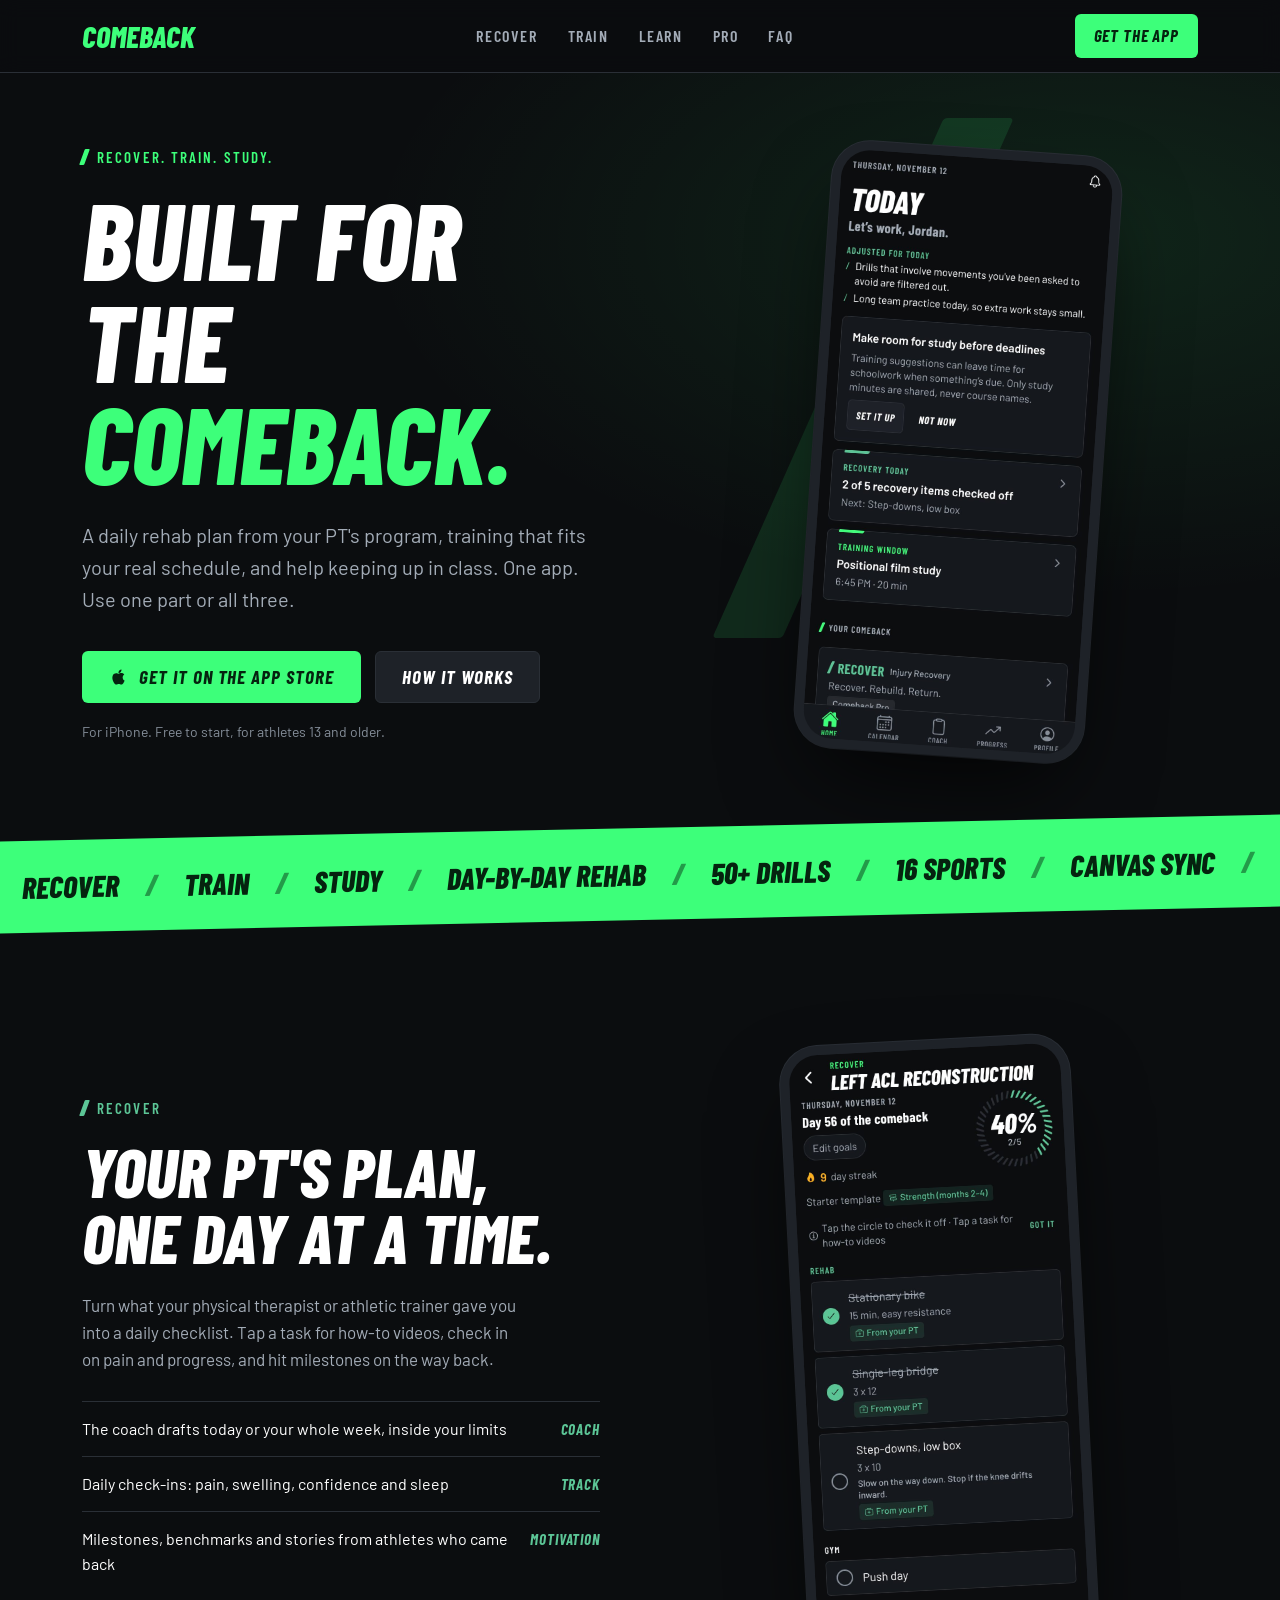
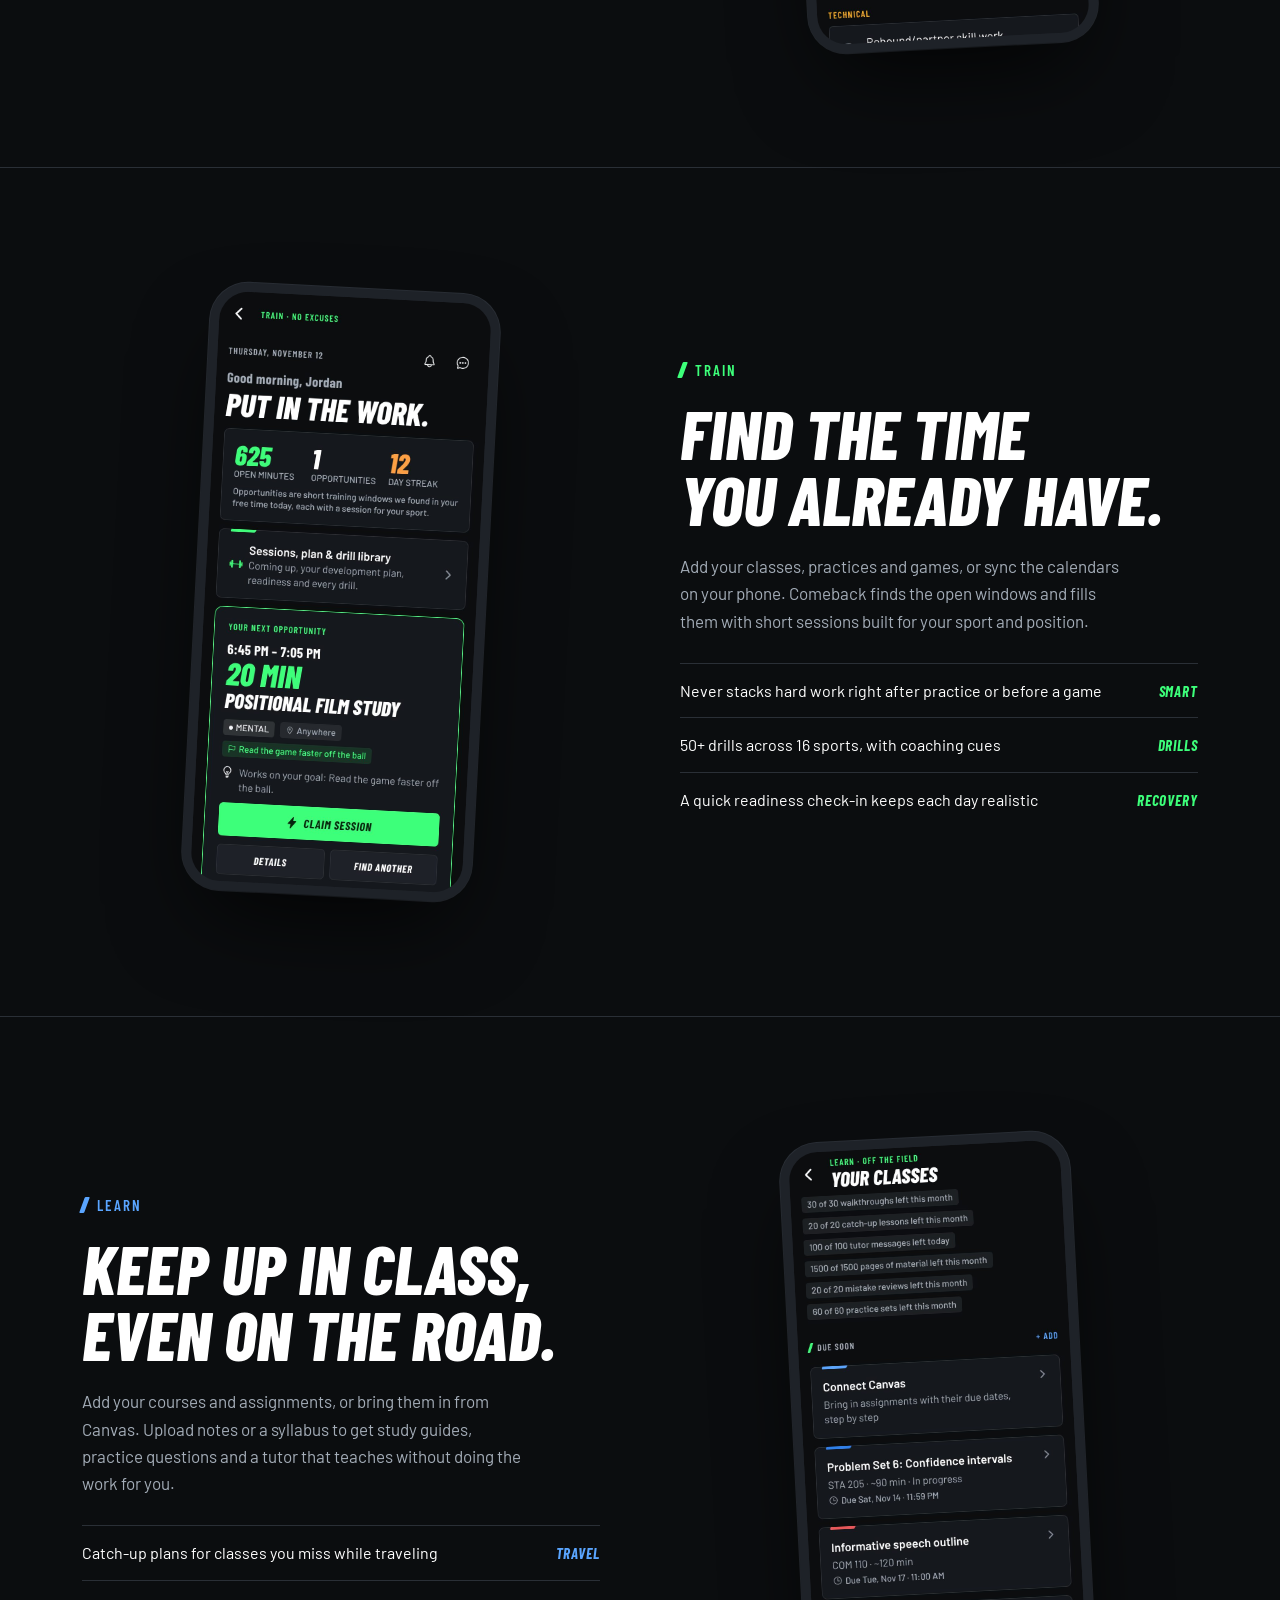
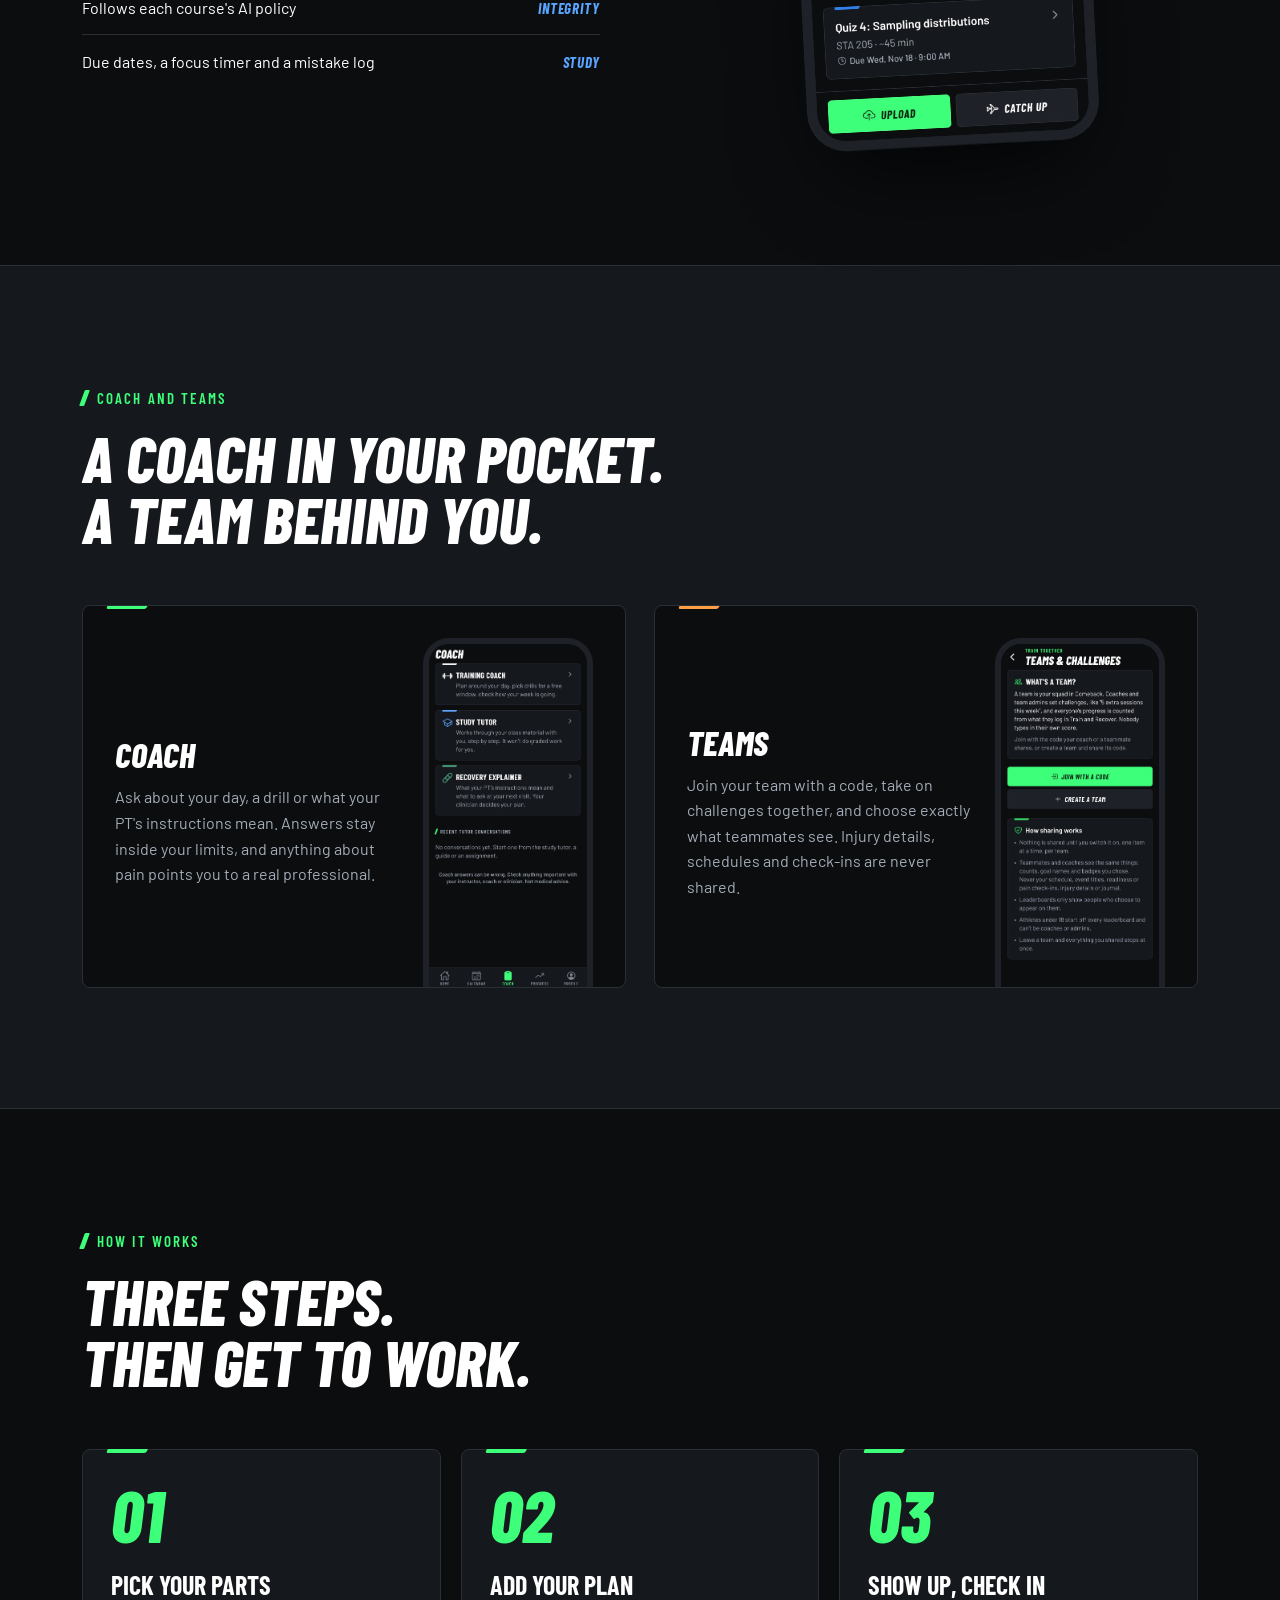
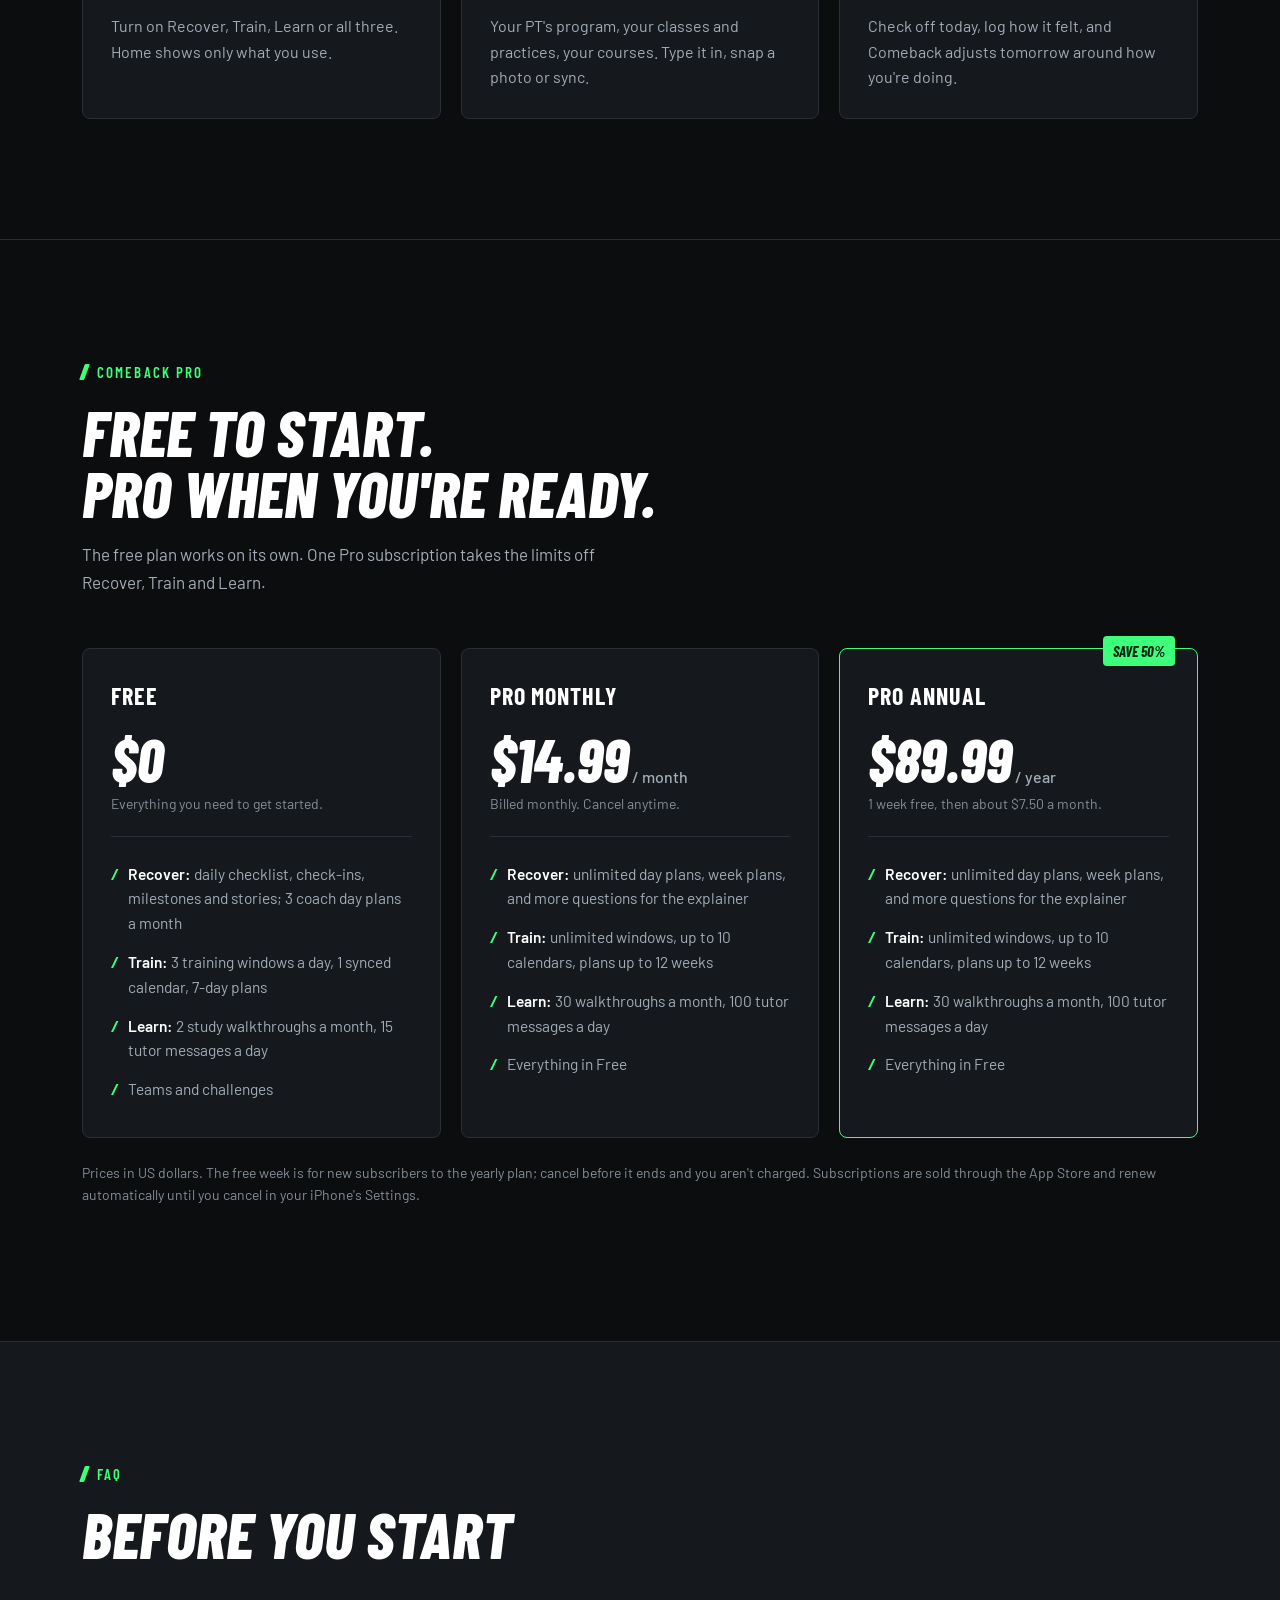
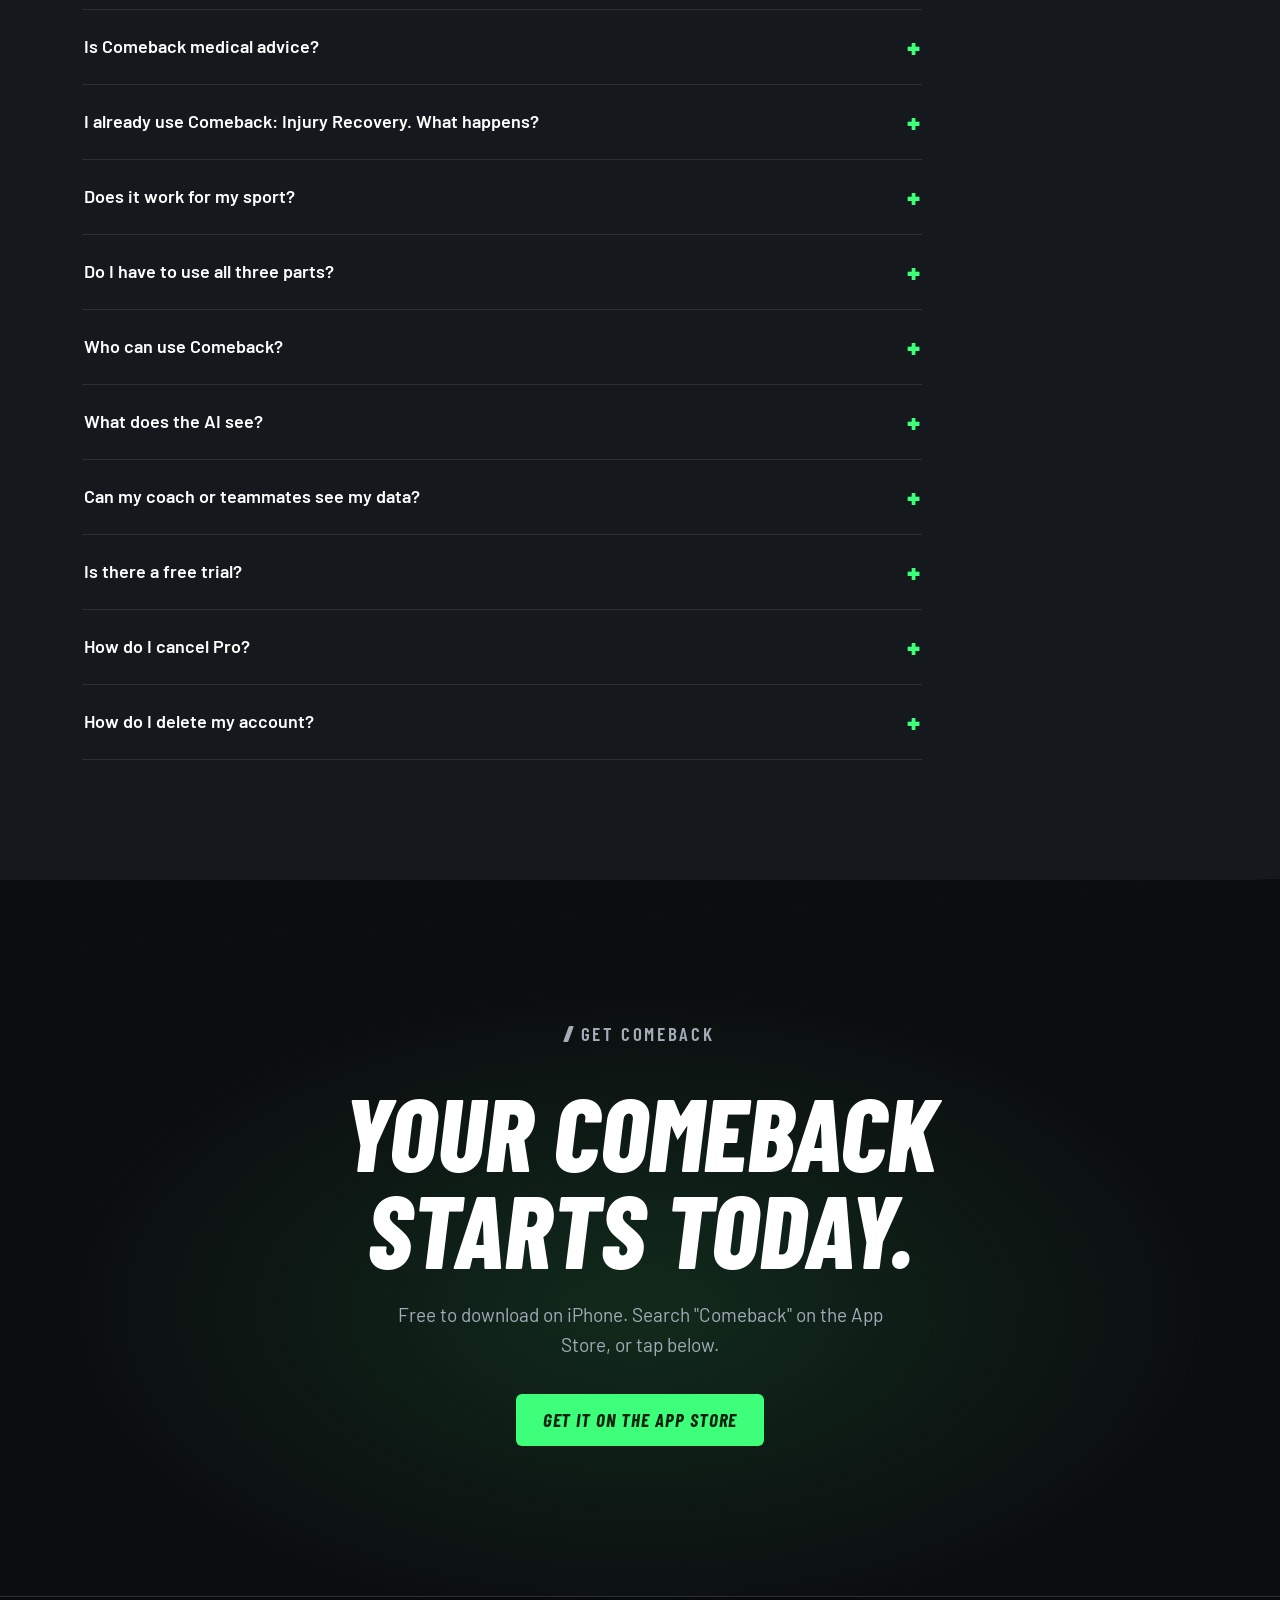
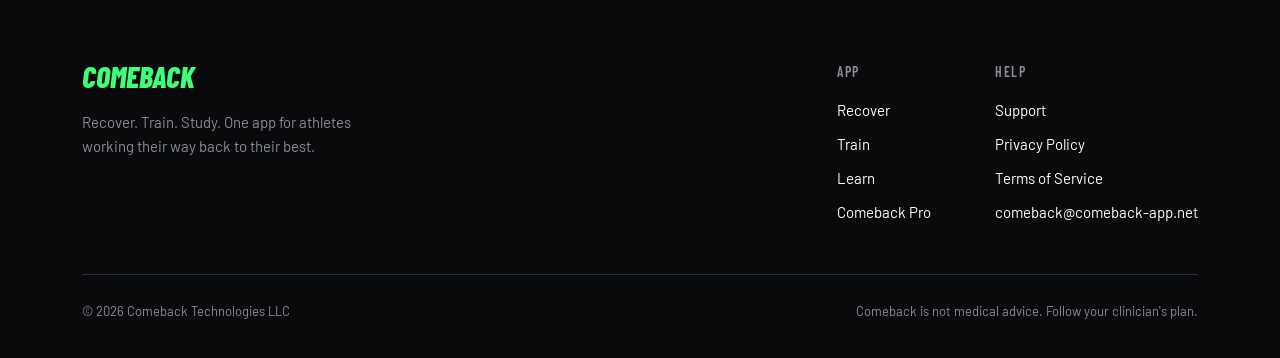
<file: index.html>
<!DOCTYPE html>
<html lang="en">
<head>
<meta charset="UTF-8">
<meta name="viewport" content="width=device-width, initial-scale=1, viewport-fit=cover">
<title>Comeback: Recover. Train. Study.</title>
<meta name="description" content="Comeback is one app for athletes: a daily rehab plan from your PT's program, training that fits your real schedule, and help keeping up in class.">
<meta name="theme-color" content="#0B0D0F">
<meta property="og:title" content="Comeback: Recover. Train. Study.">
<meta property="og:description" content="A daily rehab plan, training that fits your real schedule, and help keeping up in class. One app for your whole comeback.">
<meta property="og:image" content="https://comeback-app.net/images/app/home.jpg">
<link rel="preconnect" href="https://fonts.googleapis.com">
<link rel="preconnect" href="https://fonts.gstatic.com" crossorigin>
<link href="https://fonts.googleapis.com/css2?family=Barlow+Condensed:ital,wght@0,600;0,700;0,800;1,700;1,800&family=Barlow:wght@400;500;600;700&display=swap" rel="stylesheet">
<link rel="stylesheet" href="/site.css">
<style>
  /* Hero */
  .hero { position: relative; padding: 72px 0 140px; clip-path: polygon(0 0, 100% 0, 100% 90%, 0 100%); background: radial-gradient(1200px 600px at 85% 20%, rgba(61,255,122,0.10), transparent 60%), var(--bg); }
  .hero-grid { display: grid; grid-template-columns: 1.1fr 0.9fr; gap: 48px; align-items: center; }
  .hero h1 { font-size: clamp(60px, 8.4vw, 116px); }
  .hero h1 .hit { color: var(--accent); }
  .hero-sub { font-size: 20px; color: var(--muted); max-width: 46ch; margin: 26px 0 36px; }
  .hero-ctas { display: flex; gap: 14px; flex-wrap: wrap; }
  .hero-note { margin-top: 18px; font-size: 14px; color: var(--subtle); }
  .phone-stage { display: flex; justify-content: center; position: relative; }
  .phone-stage .phone { transform: rotate(4deg); }
  .phone-stage::before {
    content: ''; position: absolute; width: 70px; height: 520px; background: var(--accent); opacity: 0.12;
    transform: skewX(-24deg); top: -30px; left: 50%; margin-left: -130px; border-radius: 4px;
  }

  /* Strip */
  .strip { background: var(--accent); color: var(--on-accent); padding: 22px 0; overflow: hidden; white-space: nowrap; margin-top: -70px; position: relative; z-index: 5; transform: skewY(-1.2deg); }
  .strip-track { display: inline-flex; animation: scroll 38s linear infinite; }
  .strip-track span { font-family: var(--display); font-weight: 800; font-style: italic; font-size: 30px; text-transform: uppercase; padding: 0 22px; }
  .strip-track span.sep { opacity: 0.45; padding: 0 4px; }
  @keyframes scroll { from { transform: translateX(0); } to { transform: translateX(-50%); } }

  /* Parts */
  .part { padding: 120px 0; }
  .part + .part { border-top: 1px solid var(--border); }
  .part-grid { display: grid; grid-template-columns: 1fr 1fr; gap: 80px; align-items: center; }
  .part-grid.flip .p-text { order: 2; }
  .part-grid.flip .p-image { order: 1; }
  .p-title { font-size: clamp(44px, 5.4vw, 72px); margin-bottom: 22px; }
  .p-title small { display: block; font-size: 0.42em; color: var(--muted); font-style: italic; margin-top: 10px; letter-spacing: 0.02em; }
  .p-body { color: var(--muted); max-width: 44ch; margin: 0; }
  .p-list { list-style: none; padding: 0; margin: 28px 0 0; max-width: 520px; }
  .p-list li { display: flex; justify-content: space-between; align-items: baseline; gap: 18px; padding: 14px 0; border-top: 1px solid var(--border); font-size: 16px; }
  .p-list .tag { font-family: var(--display); font-weight: 700; font-style: italic; font-size: 15px; text-transform: uppercase; letter-spacing: 0.06em; color: var(--kicker, var(--accent)); white-space: nowrap; }
  .p-image { display: flex; justify-content: center; }
  .p-image .phone { transform: rotate(-3deg); }
  .part-grid.flip .p-image .phone { transform: rotate(3deg); }

  /* Coach + teams */
  .duo { padding: 120px 0; background: var(--surface); border-top: 1px solid var(--border); border-bottom: 1px solid var(--border); }
  .duo-head { max-width: 760px; margin-bottom: 56px; }
  .duo-head h2 { font-size: clamp(42px, 5vw, 66px); }
  .duo-grid { display: grid; grid-template-columns: 1fr 1fr; gap: 28px; }
  .duo-card { background: var(--bg); display: grid; grid-template-columns: 1fr 170px; gap: 24px; align-items: center; padding: 32px 32px 0; overflow: hidden; }
  .duo-card .phone { align-self: end; }
  .duo-card h3 { font-family: var(--display); font-weight: 800; font-style: italic; font-size: 34px; text-transform: uppercase; margin: 0 0 12px; line-height: 1; }
  .duo-card p { color: var(--muted); margin: 0; font-size: 16px; }
  .duo-card .phone { width: 170px; border-width: 6px; border-radius: 26px 26px 0 0; border-bottom: 0; box-shadow: none; }

  /* Steps */
  .steps-sec { padding: 120px 0; }
  .steps-sec h2 { font-size: clamp(42px, 5vw, 66px); margin-bottom: 56px; }
  .steps { display: grid; grid-template-columns: repeat(3, 1fr); gap: 20px; }
  .step .num { font-family: var(--display); font-weight: 800; font-style: italic; font-size: 72px; line-height: 1; color: var(--accent); margin-bottom: 14px; }
  .step h3 { font-family: var(--display); font-weight: 700; font-size: 26px; text-transform: uppercase; margin: 0 0 8px; }
  .step p { color: var(--muted); margin: 0; font-size: 16px; }

  /* Pricing */
  .pricing { padding: 120px 0; border-top: 1px solid var(--border); }
  .pricing h2 { font-size: clamp(42px, 5vw, 66px); margin-bottom: 18px; }
  .price-intro { color: var(--muted); max-width: 52ch; margin: 0 0 52px; }
  .price-grid { display: grid; grid-template-columns: repeat(3, 1fr); gap: 20px; align-items: stretch; }
  .price { display: flex; flex-direction: column; }
  .price.featured { border-color: var(--accent); }
  .price-badge { position: absolute; top: -13px; right: 22px; background: var(--accent); color: var(--on-accent); font-family: var(--display); font-weight: 700; font-style: italic; font-size: 15px; text-transform: uppercase; padding: 3px 10px; border-radius: 4px; }
  .price-name { font-family: var(--display); font-weight: 700; font-size: 24px; text-transform: uppercase; letter-spacing: 0.04em; }
  .price-amount { font-family: var(--display); font-weight: 800; font-style: italic; font-size: 60px; line-height: 1; margin: 14px 0 4px; }
  .price-amount .per { font-family: var(--body); font-style: normal; font-weight: 500; font-size: 16px; color: var(--muted); }
  .price-note { color: var(--subtle); font-size: 14px; min-height: 22px; margin-bottom: 20px; }
  .price ul { list-style: none; padding: 18px 0 0; margin: 0; border-top: 1px solid var(--border); flex: 1; }
  .price li { display: flex; gap: 10px; padding: 7px 0; font-size: 15.5px; color: var(--muted); }
  .price li::before { content: '/'; color: var(--accent); font-weight: 700; font-style: italic; flex-shrink: 0; }
  .price li strong { color: var(--text); font-weight: 600; }
  .price-foot { color: var(--subtle); font-size: 14px; margin-top: 24px; }

  /* FAQ */
  .faq { padding: 120px 0; background: var(--surface); border-top: 1px solid var(--border); }
  .faq h2 { font-size: clamp(42px, 5vw, 66px); margin-bottom: 44px; }
  .faq-list { max-width: 840px; }
  details { border-top: 1px solid var(--border); }
  details:last-child { border-bottom: 1px solid var(--border); }
  summary { list-style: none; cursor: pointer; display: flex; justify-content: space-between; align-items: center; gap: 20px; padding: 22px 2px; font-weight: 600; font-size: 18px; }
  summary::-webkit-details-marker { display: none; }
  summary::after { content: '+'; font-family: var(--display); font-weight: 800; font-size: 30px; color: var(--accent); line-height: 1; transition: transform .2s ease; }
  details[open] summary::after { transform: rotate(45deg); }
  details p { margin: 0 2px 24px; color: var(--muted); max-width: 66ch; }
  details a { color: var(--accent); }

  /* Final CTA */
  .cta { padding: 140px 0 150px; text-align: center; clip-path: polygon(0 10%, 100% 0, 100% 100%, 0 100%); background: radial-gradient(900px 500px at 50% 60%, rgba(61,255,122,0.12), transparent 65%), var(--bg); margin-top: -1px; }
  .cta h2 { font-size: clamp(54px, 8vw, 104px); margin: 0 auto 22px; }
  .cta p { color: var(--muted); max-width: 46ch; margin: 0 auto 34px; font-size: 19px; }

  @media (max-width: 900px) {
    .hero { padding: 44px 0 110px; clip-path: polygon(0 0, 100% 0, 100% 94%, 0 100%); }
    .hero-grid, .part-grid, .duo-grid { grid-template-columns: 1fr; }
    .hero-grid { gap: 52px; }
    .phone-stage .phone, .p-image .phone, .part-grid.flip .p-image .phone { transform: none; }
    .phone-stage::before { display: none; }
    .strip { margin-top: -44px; }
    .strip-track span { font-size: 24px; }
    .part, .duo, .steps-sec, .pricing, .faq { padding: 84px 0; }
    .part-grid { gap: 44px; }
    .part-grid.flip .p-text { order: 1; }
    .part-grid.flip .p-image { order: 2; }
    .duo-card { grid-template-columns: 1fr; padding: 26px 26px 0; }
    .duo-card p { margin-bottom: 8px; }
    .duo-card .phone { justify-self: center; }
    .steps, .price-grid { grid-template-columns: 1fr; }
    .price-grid { gap: 28px; }
    .cta { padding: 100px 0 110px; }
  }
</style>
</head>
<body>
<a class="skip" href="#main">Skip to content</a>

<header class="nav">
  <div class="nav-inner">
    <a href="#top" class="wordmark" aria-label="Comeback home">Comeback</a>
    <nav class="links" aria-label="Main">
      <a href="#recover">Recover</a>
      <a href="#train">Train</a>
      <a href="#learn">Learn</a>
      <a href="#pricing">Pro</a>
      <a href="#faq">FAQ</a>
    </nav>
    <a href="https://apps.apple.com/app/id6814900025" class="btn btn-primary">Get the app</a>
  </div>
</header>

<main id="main">
  <span id="top"></span>

  <section class="hero">
    <div class="wrap hero-grid">
      <div>
        <p class="kicker">Recover. Train. Study.</p>
        <h1 class="disp">Built for<br>the <span class="hit">comeback.</span></h1>
        <p class="hero-sub">A daily rehab plan from your PT's program, training that fits your real schedule, and help keeping up in class. One app. Use one part or all three.</p>
        <div class="hero-ctas">
          <a href="https://apps.apple.com/app/id6814900025" class="btn btn-primary">
            <svg viewBox="0 0 24 24" fill="currentColor" aria-hidden="true"><path d="M16.37 12.6c-.02-2.3 1.88-3.4 1.96-3.46-1.07-1.56-2.73-1.77-3.32-1.8-1.41-.14-2.76.83-3.48.83-.72 0-1.82-.81-3-.79-1.54.02-2.96.9-3.76 2.27-1.6 2.78-.41 6.9 1.15 9.16.76 1.1 1.67 2.34 2.86 2.3 1.15-.05 1.58-.74 2.97-.74 1.38 0 1.78.74 3 .72 1.24-.02 2.02-1.12 2.78-2.23.87-1.28 1.23-2.52 1.25-2.58-.03-.01-2.39-.92-2.41-3.68zM14.1 5.86c.63-.77 1.06-1.83.94-2.89-.91.04-2.02.61-2.67 1.37-.58.67-1.1 1.76-.96 2.8 1.02.08 2.06-.52 2.69-1.28z"/></svg>
            <span class="js-store-label">Get it on the App Store</span>
          </a>
          <a href="#how" class="btn btn-secondary">How it works</a>
        </div>
        <p class="hero-note">For iPhone. Free to start, for athletes 13 and older.</p>
      </div>
      <div class="phone-stage">
        <div class="phone"><img src="/images/app/home.jpg" width="786" height="1704" alt="The Comeback Home screen: today's adjustments, the recovery checklist and the next training window."></div>
      </div>
    </div>
  </section>

  <div class="strip" aria-hidden="true">
    <div class="strip-track" id="stripTrack"></div>
  </div>

  <section class="part" id="recover" style="--kicker: var(--pitch)">
    <div class="wrap part-grid">
      <div class="p-text">
        <p class="kicker">Recover</p>
        <h2 class="disp p-title">Your PT's plan,<br>one day at a time.</h2>
        <p class="p-body">Turn what your physical therapist or athletic trainer gave you into a daily checklist. Tap a task for how-to videos, check in on pain and progress, and hit milestones on the way back.</p>
        <ul class="p-list">
          <li>The coach drafts today or your whole week, inside your limits <span class="tag">Coach</span></li>
          <li>Daily check-ins: pain, swelling, confidence and sleep <span class="tag">Track</span></li>
          <li>Milestones, benchmarks and stories from athletes who came back <span class="tag">Motivation</span></li>
        </ul>
      </div>
      <div class="p-image">
        <div class="phone"><img src="/images/app/recover.jpg" width="786" height="1704" loading="lazy" alt="Recover: day 56 of an ACL comeback with today's rehab checklist and a 9-day streak."></div>
      </div>
    </div>
  </section>

  <section class="part" id="train">
    <div class="wrap part-grid flip">
      <div class="p-text">
        <p class="kicker">Train</p>
        <h2 class="disp p-title">Find the time<br>you already have.</h2>
        <p class="p-body">Add your classes, practices and games, or sync the calendars on your phone. Comeback finds the open windows and fills them with short sessions built for your sport and position.</p>
        <ul class="p-list">
          <li>Never stacks hard work right after practice or before a game <span class="tag">Smart</span></li>
          <li>50+ drills across 16 sports, with coaching cues <span class="tag">Drills</span></li>
          <li>A quick readiness check-in keeps each day realistic <span class="tag">Recovery</span></li>
        </ul>
      </div>
      <div class="p-image">
        <div class="phone"><img src="/images/app/train.jpg" width="786" height="1704" loading="lazy" alt="Train: 625 open minutes today and the next 20-minute window for positional film study."></div>
      </div>
    </div>
  </section>

  <section class="part" id="learn" style="--kicker: var(--academic)">
    <div class="wrap part-grid">
      <div class="p-text">
        <p class="kicker">Learn</p>
        <h2 class="disp p-title">Keep up in class,<br>even on the road.</h2>
        <p class="p-body">Add your courses and assignments, or bring them in from Canvas. Upload notes or a syllabus to get study guides, practice questions and a tutor that teaches without doing the work for you.</p>
        <ul class="p-list">
          <li>Catch-up plans for classes you miss while traveling <span class="tag">Travel</span></li>
          <li>Follows each course's AI policy <span class="tag">Integrity</span></li>
          <li>Due dates, a focus timer and a mistake log <span class="tag">Study</span></li>
        </ul>
      </div>
      <div class="p-image">
        <div class="phone"><img src="/images/app/learn.jpg" width="786" height="1704" loading="lazy" alt="Learn: classes with assignments due this week and buttons to upload materials or catch up."></div>
      </div>
    </div>
  </section>

  <section class="duo" id="coach">
    <div class="wrap">
      <div class="duo-head">
        <p class="kicker">Coach and teams</p>
        <h2 class="disp">A coach in your pocket.<br>A team behind you.</h2>
      </div>
      <div class="duo-grid">
        <div class="card tabbed duo-card">
          <div>
            <h3>Coach</h3>
            <p>Ask about your day, a drill or what your PT's instructions mean. Answers stay inside your limits, and anything about pain points you to a real professional.</p>
          </div>
          <div class="phone"><img src="/images/app/coach.jpg" width="786" height="1704" loading="lazy" alt="The Coach tab: training coach, study tutor and recovery explainer."></div>
        </div>
        <div class="card tabbed duo-card" style="--tab: var(--athletic)">
          <div>
            <h3>Teams</h3>
            <p>Join your team with a code, take on challenges together, and choose exactly what teammates see. Injury details, schedules and check-ins are never shared.</p>
          </div>
          <div class="phone"><img src="/images/app/teams.jpg" width="786" height="1704" loading="lazy" alt="Teams and challenges: join with a code or create a team."></div>
        </div>
      </div>
    </div>
  </section>

  <section class="steps-sec" id="how">
    <div class="wrap">
      <p class="kicker">How it works</p>
      <h2 class="disp">Three steps.<br>Then get to work.</h2>
      <div class="steps">
        <div class="card tabbed step">
          <div class="num">01</div>
          <h3>Pick your parts</h3>
          <p>Turn on Recover, Train, Learn or all three. Home shows only what you use.</p>
        </div>
        <div class="card tabbed step">
          <div class="num">02</div>
          <h3>Add your plan</h3>
          <p>Your PT's program, your classes and practices, your courses. Type it in, snap a photo or sync.</p>
        </div>
        <div class="card tabbed step">
          <div class="num">03</div>
          <h3>Show up, check in</h3>
          <p>Check off today, log how it felt, and Comeback adjusts tomorrow around how you're doing.</p>
        </div>
      </div>
    </div>
  </section>

  <section class="pricing" id="pricing">
    <div class="wrap">
      <p class="kicker">Comeback Pro</p>
      <h2 class="disp">Free to start.<br>Pro when you're ready.</h2>
      <p class="price-intro">The free plan works on its own. One Pro subscription takes the limits off Recover, Train and Learn.</p>
      <div class="price-grid">
        <div class="card price">
          <div class="price-name">Free</div>
          <div class="price-amount">$0</div>
          <div class="price-note">Everything you need to get started.</div>
          <ul>
            <li><span><strong>Recover:</strong> daily checklist, check-ins, milestones and stories; 3 coach day plans a month</span></li>
            <li><span><strong>Train:</strong> 3 training windows a day, 1 synced calendar, 7-day plans</span></li>
            <li><span><strong>Learn:</strong> 2 study walkthroughs a month, 15 tutor messages a day</span></li>
            <li><span>Teams and challenges</span></li>
          </ul>
        </div>
        <div class="card price">
          <div class="price-name">Pro Monthly</div>
          <div class="price-amount">$14.99<span class="per"> / month</span></div>
          <div class="price-note">Billed monthly. Cancel anytime.</div>
          <ul>
            <li><span><strong>Recover:</strong> unlimited day plans, week plans, and more questions for the explainer</span></li>
            <li><span><strong>Train:</strong> unlimited windows, up to 10 calendars, plans up to 12 weeks</span></li>
            <li><span><strong>Learn:</strong> 30 walkthroughs a month, 100 tutor messages a day</span></li>
            <li><span>Everything in Free</span></li>
          </ul>
        </div>
        <div class="card price featured">
          <div class="price-badge">Save 50%</div>
          <div class="price-name">Pro Annual</div>
          <div class="price-amount">$89.99<span class="per"> / year</span></div>
          <div class="price-note">1 week free, then about $7.50 a month.</div>
          <ul>
            <li><span><strong>Recover:</strong> unlimited day plans, week plans, and more questions for the explainer</span></li>
            <li><span><strong>Train:</strong> unlimited windows, up to 10 calendars, plans up to 12 weeks</span></li>
            <li><span><strong>Learn:</strong> 30 walkthroughs a month, 100 tutor messages a day</span></li>
            <li><span>Everything in Free</span></li>
          </ul>
        </div>
      </div>
      <p class="price-foot">Prices in US dollars. The free week is for new subscribers to the yearly plan; cancel before it ends and you aren't charged. Subscriptions are sold through the App Store and renew automatically until you cancel in your iPhone's Settings.</p>
    </div>
  </section>

  <section class="faq" id="faq">
    <div class="wrap">
      <p class="kicker">FAQ</p>
      <h2 class="disp">Before you start</h2>
      <div class="faq-list">
        <details>
          <summary>Is Comeback medical advice?</summary>
          <p>No. Comeback organizes the plan your physical therapist, athletic trainer or doctor gave you and suggests general training. It doesn't diagnose anything or clear you to play. Your clinician's plan always comes first, and if something hurts, stop and talk to them.</p>
        </details>
        <details>
          <summary>I already use Comeback: Injury Recovery. What happens?</summary>
          <p>Comeback 2.0 is an update to the same app. Same account, and your recovery plan, progress and Pro subscription come with you. Train and Learn are new; turn them on if you want them.</p>
        </details>
        <details>
          <summary>Does it work for my sport?</summary>
          <p>Yes. You pick your sport and position during setup, and drills, plans and the coach's suggestions are built around them.</p>
        </details>
        <details>
          <summary>Do I have to use all three parts?</summary>
          <p>No. Each part works on its own. Turn on only what you need, and change it anytime in Profile.</p>
        </details>
        <details>
          <summary>Who can use Comeback?</summary>
          <p>Anyone 13 and older. Athletes under 18 can use everything except posting community stories, creating teams and invite rewards, and they start hidden on challenge leaderboards.</p>
        </details>
        <details>
          <summary>What does the AI see?</summary>
          <p>Only what each feature needs, and never your name or email. AI features are off until you allow them, and our AI provider doesn't train its models on your data. The <a href="https://comeback-api-prod.onrender.com/legal/privacy">Privacy Policy</a> lists exactly what's sent.</p>
        </details>
        <details>
          <summary>Can my coach or teammates see my data?</summary>
          <p>Only what you switch on in a team: training counts, goal names and achievements. Your injury details, schedule, check-ins and journal are never shared.</p>
        </details>
        <details>
          <summary>Is there a free trial?</summary>
          <p>Yes. The yearly plan starts with a free week for new subscribers. Cancel in your iPhone's Settings before the week ends and you aren't charged. The free plan keeps working either way.</p>
        </details>
        <details>
          <summary>How do I cancel Pro?</summary>
          <p>Pro is sold through the App Store. Open your iPhone's Settings, tap your name, then Subscriptions, then Comeback. You keep Pro until the end of the period you paid for.</p>
        </details>
        <details>
          <summary>How do I delete my account?</summary>
          <p>In the app, go to Profile, then Delete account. Everything is deleted. Deleting the app or your account doesn't cancel a subscription, so cancel that in Settings first.</p>
        </details>
      </div>
    </div>
  </section>

  <section class="cta" id="get">
    <div class="wrap">
      <p class="kicker" style="justify-content:center">Get Comeback</p>
      <h2 class="disp">Your comeback<br>starts today.</h2>
      <p>Free to download on iPhone. Search "Comeback" on the App Store, or tap below.</p>
      <a href="https://apps.apple.com/app/id6814900025" class="btn btn-primary"><span class="js-store-label">Get it on the App Store</span></a>
    </div>
  </section>
</main>

<footer class="site">
  <div class="wrap">
    <div class="foot-top">
      <div class="foot-brand">
        <a href="#top" class="wordmark">Comeback</a>
        <p>Recover. Train. Study. One app for athletes working their way back to their best.</p>
      </div>
      <div class="foot-cols">
        <div class="foot-col">
          <h2>App</h2>
          <a href="#recover">Recover</a>
          <a href="#train">Train</a>
          <a href="#learn">Learn</a>
          <a href="#pricing">Comeback Pro</a>
        </div>
        <div class="foot-col">
          <h2>Help</h2>
          <a href="/support.html">Support</a>
          <a href="https://comeback-api-prod.onrender.com/legal/privacy">Privacy Policy</a>
          <a href="https://comeback-api-prod.onrender.com/legal/terms">Terms of Service</a>
          <a href="mailto:comeback@comeback-app.net">comeback@comeback-app.net</a>
        </div>
      </div>
    </div>
    <div class="foot-bottom">
      <span>© 2026 Comeback Technologies LLC</span>
      <span>Comeback is not medical advice. Follow your clinician's plan.</span>
    </div>
  </div>
</footer>

<script>
  var items = ['Recover', 'Train', 'Study', 'Day-by-day rehab', '50+ drills', '16 sports', 'Canvas sync', 'Teams and challenges', 'No days off from getting better'];
  var html = '';
  for (var r = 0; r < 2; r++) {
    items.forEach(function (t) { html += '<span>' + t + '</span><span class="sep">/</span>'; });
  }
  document.getElementById('stripTrack').innerHTML = html;
</script>
</body>
</html>
</file>
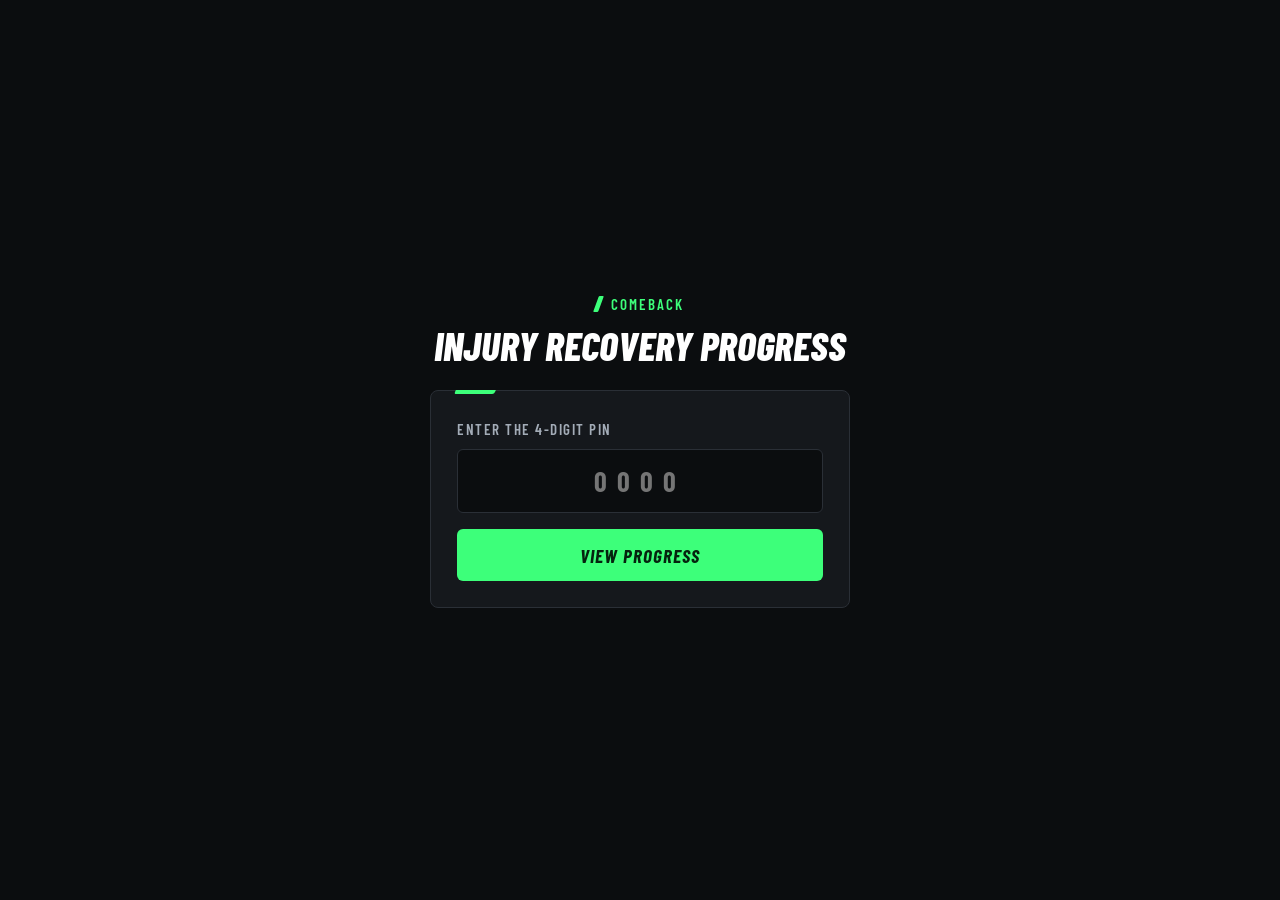
<file: progress/index.html>
<!DOCTYPE html>
<html lang="en">
<head>
<meta charset="UTF-8">
<meta name="viewport" content="width=device-width, initial-scale=1">
<title>Progress: Comeback</title>
<link rel="preconnect" href="https://fonts.googleapis.com">
<link rel="preconnect" href="https://fonts.gstatic.com" crossorigin>
<link href="https://fonts.googleapis.com/css2?family=Barlow+Condensed:ital,wght@0,600;0,700;0,800;1,700;1,800&family=Barlow:wght@400;500;600;700&display=swap" rel="stylesheet">
<link rel="stylesheet" href="/site.css">
<meta name="theme-color" content="#0B0D0F">
<style>
:root { --inkSoft: var(--muted); --inkFaint: var(--subtle); }
.app-page input#pin { font-size: 28px; letter-spacing: 10px; text-align: center; font-family: var(--display); font-weight: 700; }
.name { font-family: var(--display); font-weight: 800; font-style: italic; font-size: 30px; text-transform: uppercase; line-height: 1; margin: 0 0 6px; }
.sub { color: var(--muted); font-size: 15px; margin: 0 0 20px; }
.stats { display: flex; gap: 10px; margin-bottom: 8px; }
.stat { flex: 1; background: var(--bg); border: 1px solid var(--border); border-radius: 6px; padding: 14px; text-align: center; }
.stat .num { font-family: var(--display); font-weight: 800; font-style: italic; font-size: 40px; line-height: 1; color: var(--accent); }
.stat .label { font-family: var(--display); font-weight: 600; font-size: 13px; text-transform: uppercase; letter-spacing: 0.1em; color: var(--muted); margin-top: 4px; }
.section-title { display: flex; align-items: center; gap: 8px; font-family: var(--display); font-weight: 600; font-size: 14px; letter-spacing: 0.12em; text-transform: uppercase; color: var(--pitch); margin: 22px 0 8px; }
.section-title::before { content: ''; width: 4px; height: 13px; background: currentColor; transform: skewX(-20deg); }
.milestone { display: flex; justify-content: space-between; align-items: center; padding: 12px 0; border-bottom: 1px solid var(--border); }
.m-title { font-weight: 600; text-transform: capitalize; }
.m-date { color: var(--subtle); font-size: 13px; margin-top: 2px; }
.conf { font-family: var(--display); font-weight: 700; font-style: italic; color: var(--pitch); font-size: 18px; }
.footer-note { color: var(--subtle); font-size: 13px; margin: 18px 0 0; line-height: 1.5; }
</style>
</head>
<body class="app-page">
<div class="wrap">
  <p class="kicker">Comeback</p>
  <h1 class="disp">Injury recovery progress</h1>

  <div class="card tabbed" id="pinCard">
    <label for="pin">Enter the 4-digit PIN</label>
    <input id="pin" type="tel" inputmode="numeric" maxlength="4" placeholder="0000" autocomplete="off" />
    <button id="submitBtn" onclick="submitPin()">View progress</button>
    <div class="err hidden" id="errMsg"></div>
  </div>

  <div class="card tabbed hidden" id="dataCard">
    <p class="name" id="dName"></p>
    <p class="sub" id="dSub"></p>
    <div class="stats">
      <div class="stat"><div class="num" id="dDays">—</div><div class="label">days in</div></div>
      <div class="stat"><div class="num" id="dStreak">—</div><div class="label">day streak</div></div>
    </div>
    <div class="section-title">Milestones</div>
    <div id="milestoneList"></div>
    <p class="footer-note">Notes and reflections stay private — this view only ever shows dates and confidence ratings, never written entries.</p>
  </div>
</div>

<script>
  const SUPABASE_URL = 'https://kwuxxiyilhnlwxpfdhse.supabase.co';
  const SUPABASE_ANON_KEY = 'sb_publishable_tGpURzDuVlA0Stk-Ux9pHA_ve_AeCl4';

  function getToken() {
    return new URLSearchParams(window.location.search).get('token') || '';
  }

  // Milestone data (id, confidence) ultimately comes from the app's
  // own locally-written data blob, with nothing server-side
  // constraining what it can contain — never trust it enough to
  // interpolate it into innerHTML unescaped, even though in normal
  // use it's always a plain milestone name and a 0-10 number.
  function escapeHtml(str) {
    const div = document.createElement('div');
    div.textContent = String(str);
    return div.innerHTML;
  }

  async function submitPin() {
    const pin = document.getElementById('pin').value.trim();
    const errEl = document.getElementById('errMsg');
    const btn = document.getElementById('submitBtn');
    errEl.classList.add('hidden');

    if (!/^\d{4}$/.test(pin)) {
      errEl.textContent = 'Enter exactly 4 digits.';
      errEl.classList.remove('hidden');
      return;
    }
    const token = getToken();
    if (!token) {
      errEl.textContent = 'This link is missing its token — ask for a fresh link.';
      errEl.classList.remove('hidden');
      return;
    }

    btn.disabled = true;
    btn.textContent = 'Checking…';
    try {
      const res = await fetch(`${SUPABASE_URL}/functions/v1/view-shared-progress`, {
        method: 'POST',
        headers: {
          'Content-Type': 'application/json',
          apikey: SUPABASE_ANON_KEY,
          Authorization: `Bearer ${SUPABASE_ANON_KEY}`,
        },
        body: JSON.stringify({ token, pin }),
      });
      const data = await res.json();
      if (!res.ok) throw new Error(data.error || 'Something went wrong.');
      renderData(data);
    } catch (e) {
      errEl.textContent = e.message || 'Something went wrong.';
      errEl.classList.remove('hidden');
    } finally {
      btn.disabled = false;
      btn.textContent = 'View progress';
    }
  }

  function renderData(d) {
    document.getElementById('pinCard').classList.add('hidden');
    const card = document.getElementById('dataCard');
    card.classList.remove('hidden');

    document.getElementById('dName').textContent = d.displayName ? `${d.displayName}'s comeback` : 'Comeback progress';
    const subParts = [d.sport, d.injuryName].filter(Boolean);
    document.getElementById('dSub').textContent = subParts.join(' · ') || '—';
    document.getElementById('dDays').textContent = d.daysIn != null ? d.daysIn : '—';
    document.getElementById('dStreak').textContent = d.streak != null ? d.streak : '—';

    const list = document.getElementById('milestoneList');
    list.innerHTML = '';
    const unlocked = (d.milestones || []).filter((m) => m.date).sort((a, b) => (a.date < b.date ? -1 : 1));
    if (!unlocked.length) {
      list.innerHTML = '<p style="color: var(--inkFaint); font-size: 13px;">No milestones unlocked yet.</p>';
      return;
    }
    unlocked.forEach((m) => {
      const row = document.createElement('div');
      row.className = 'milestone';
      const dateStr = new Date(m.date).toLocaleDateString(undefined, { month: 'short', day: 'numeric' });
      row.innerHTML = `
        <div>
          <div class="m-title">${escapeHtml(m.id.replace(/([A-Z])/g, ' $1'))}</div>
          <div class="m-date">${dateStr}</div>
        </div>
        ${m.confidence != null ? `<div class="conf">${escapeHtml(m.confidence)}/10</div>` : ''}
      `;
      list.appendChild(row);
    });
  }

  document.getElementById('pin').addEventListener('keydown', (e) => {
    if (e.key === 'Enter') submitPin();
  });
</script>
</body>
</html>
</file>
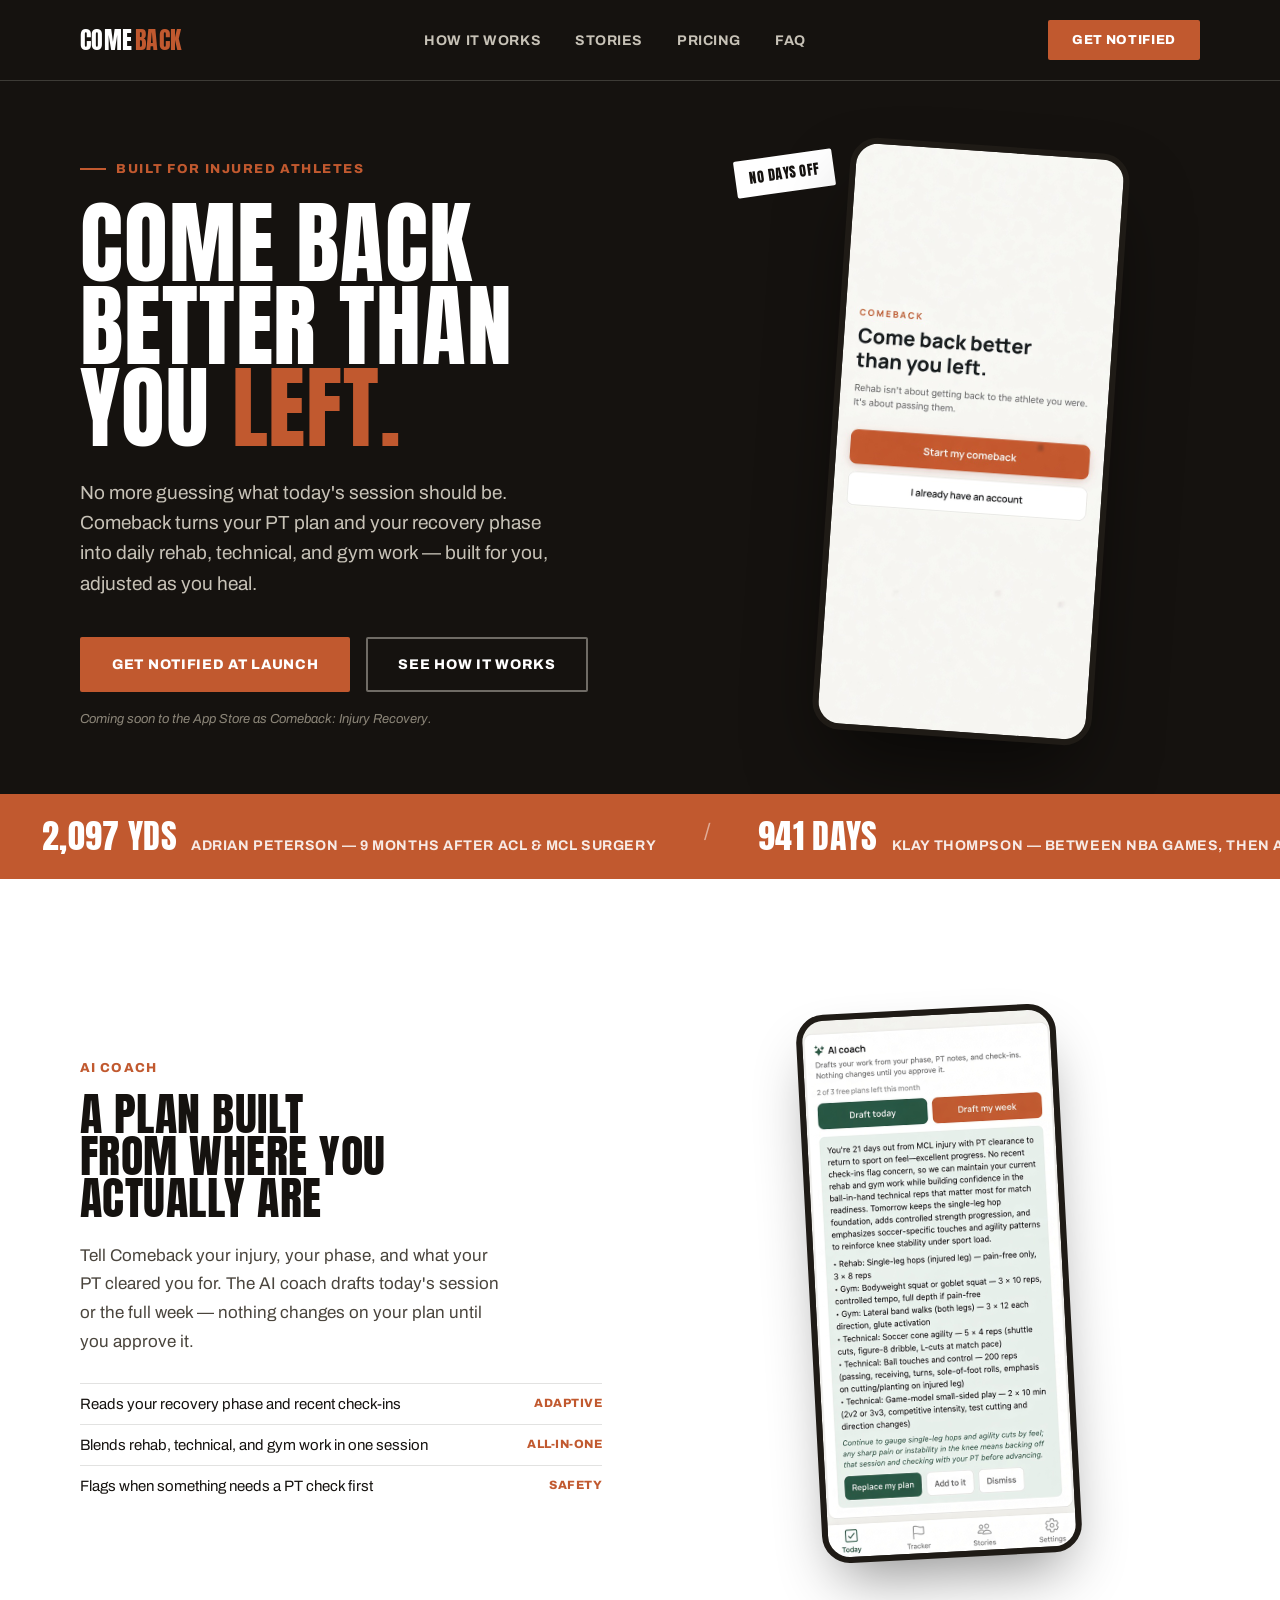
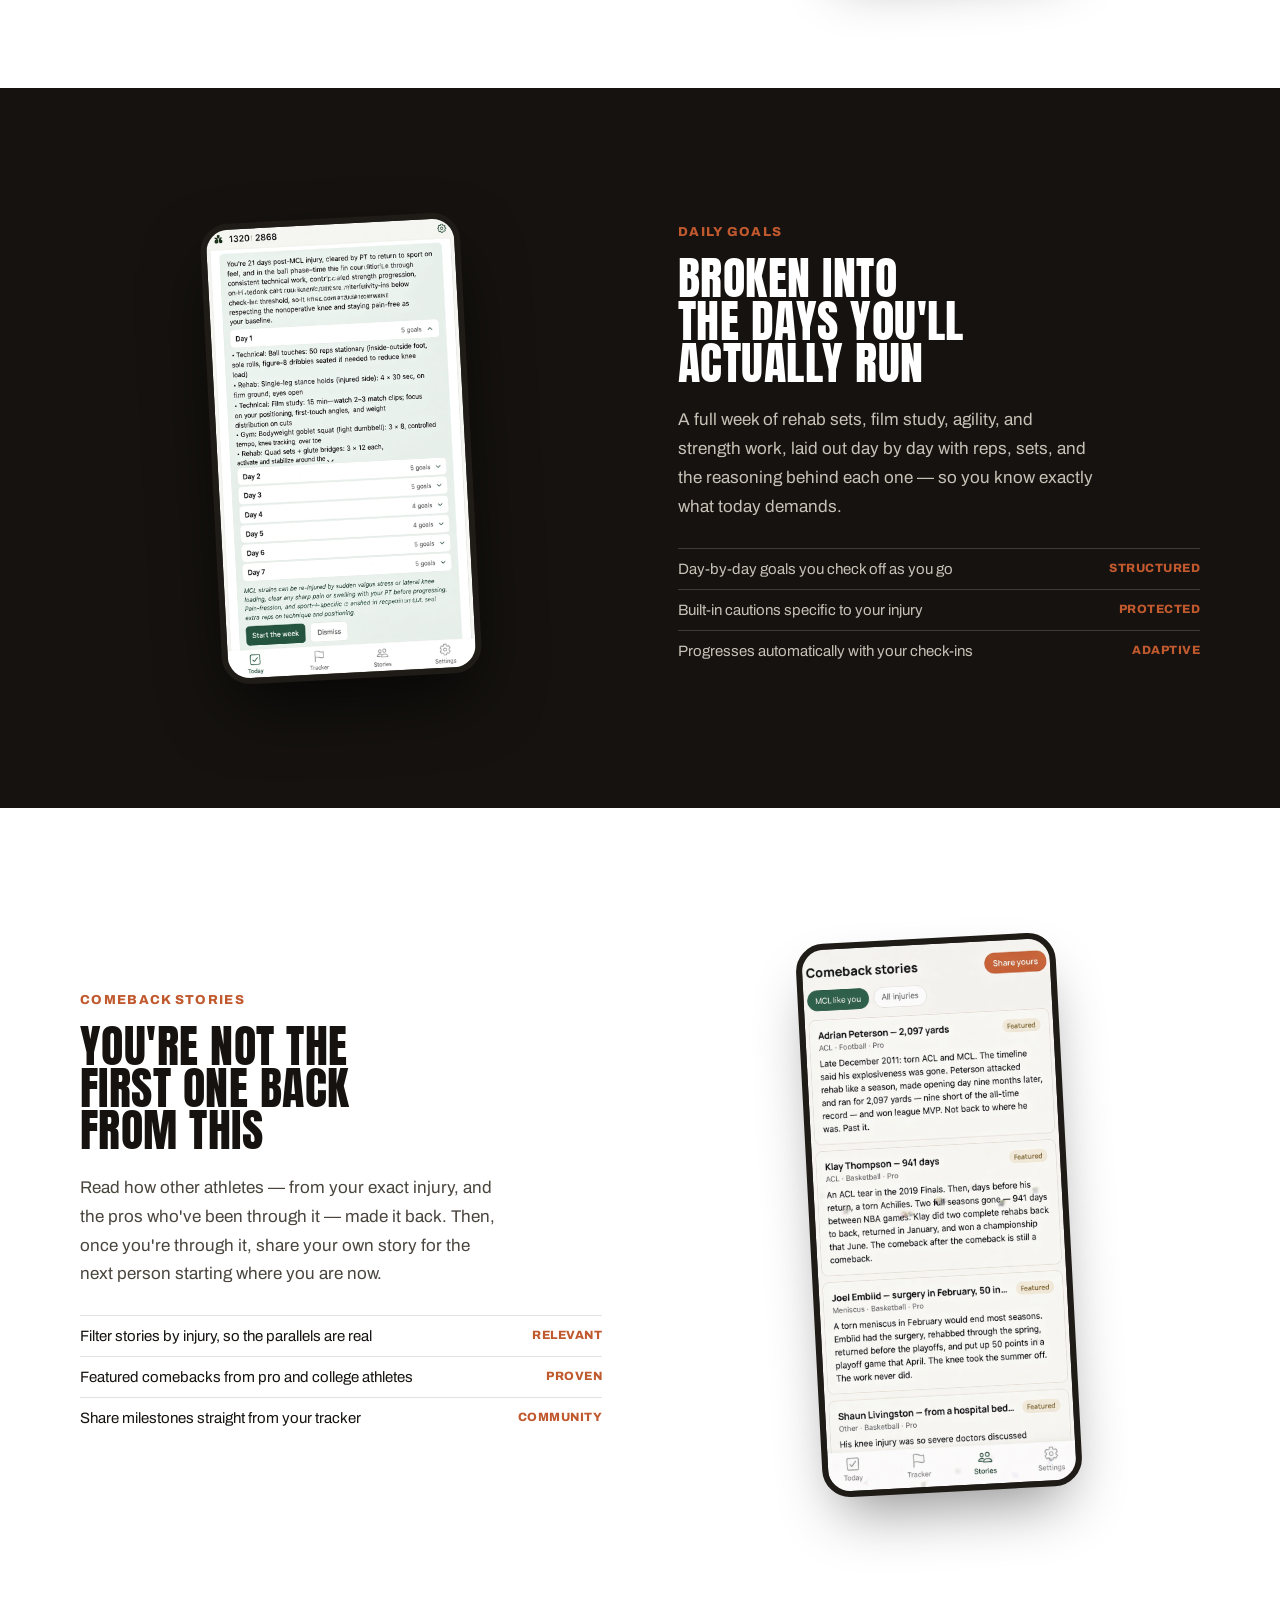
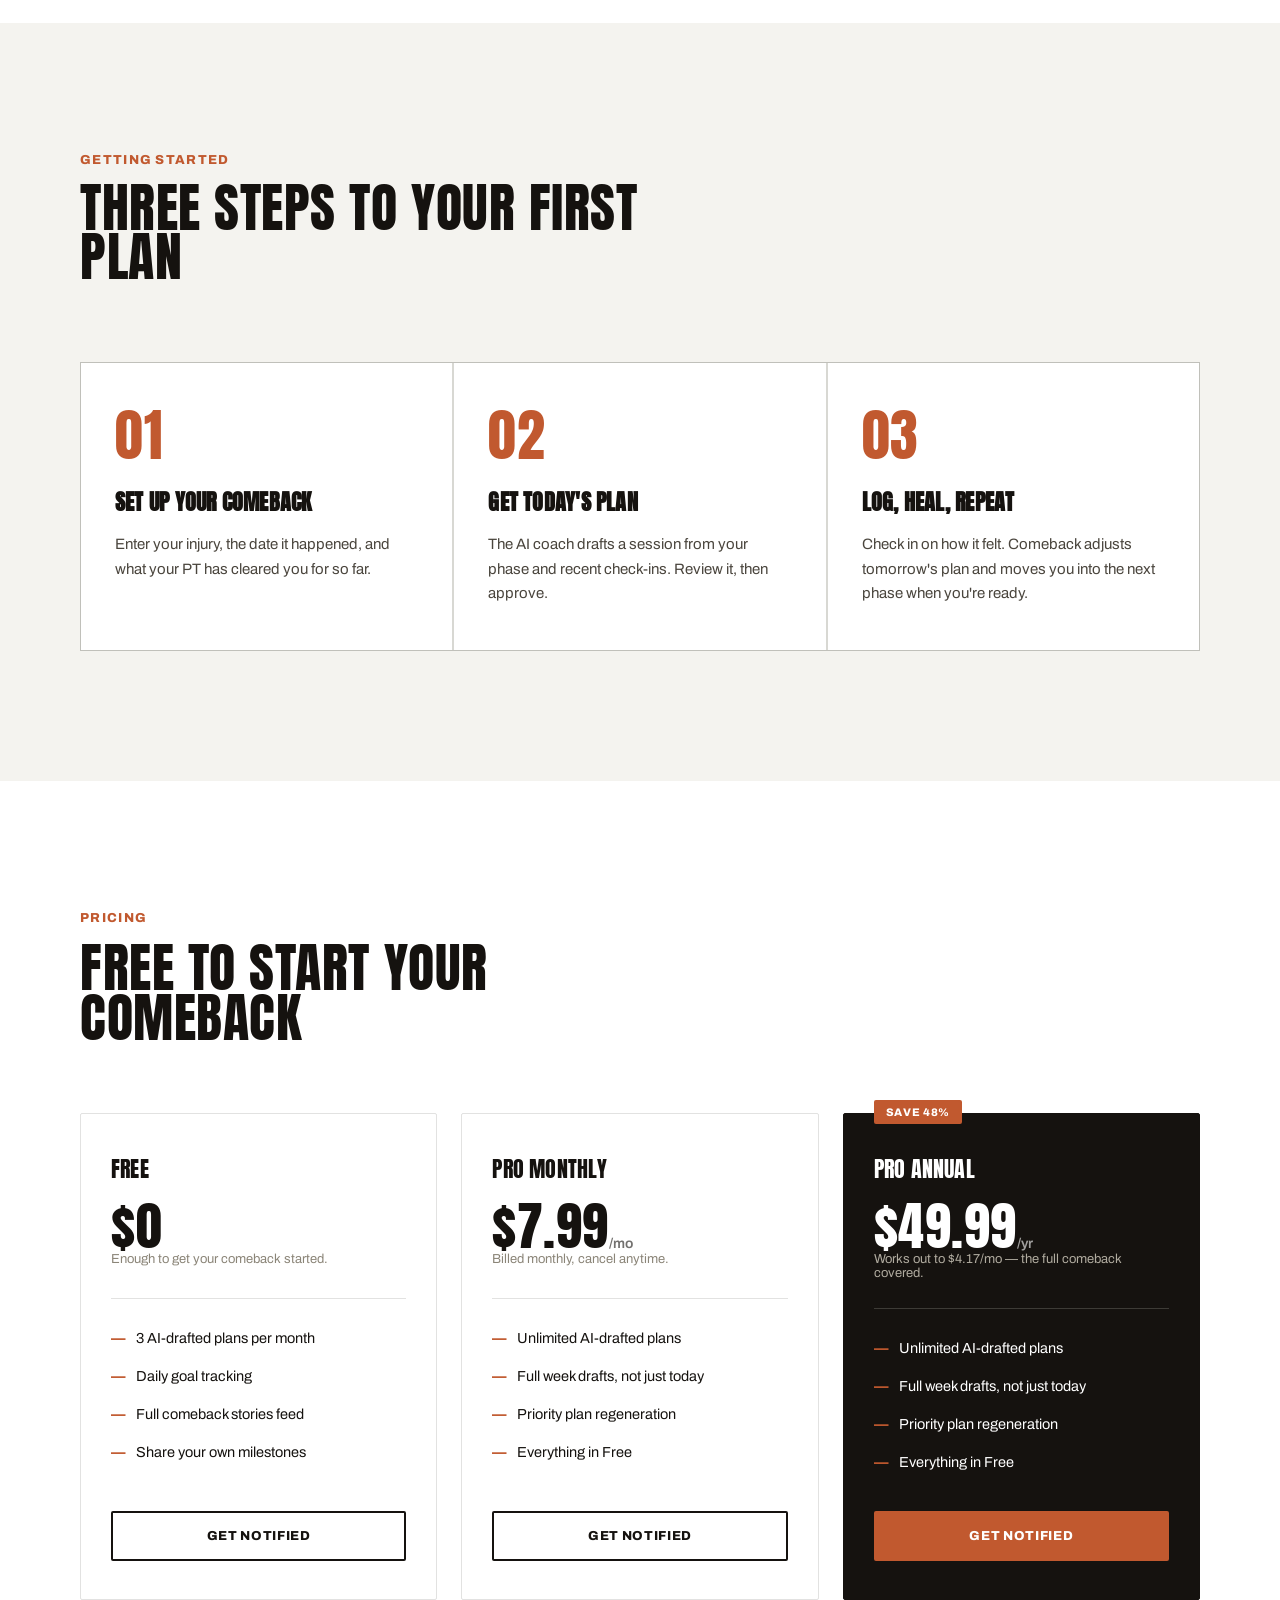
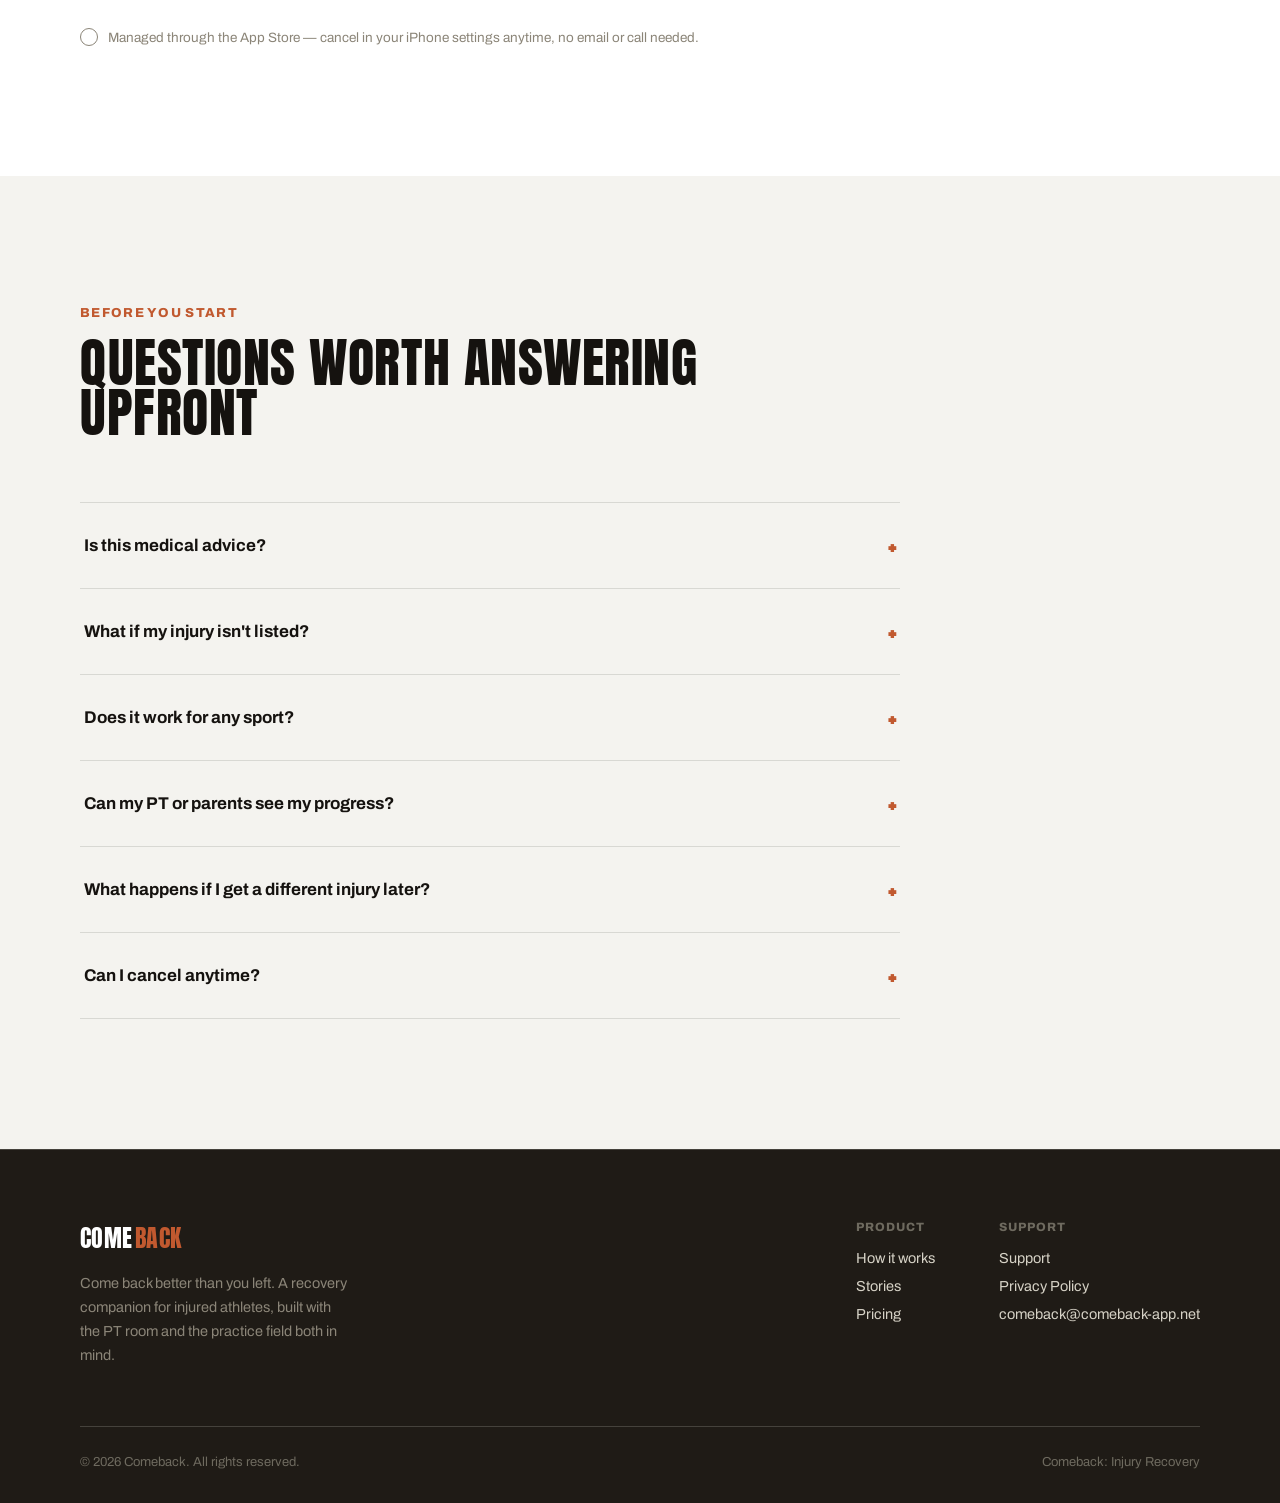
<file: index(0).html>
<!DOCTYPE html>
<html lang="en">
<head>
<meta charset="UTF-8">
<meta name="viewport" content="width=device-width, initial-scale=1, viewport-fit=cover">
<title>Comeback — Come back better than you left</title>
<meta name="description" content="Comeback is a recovery app for injured athletes: an AI coach that drafts your daily rehab, technical, and gym work, plus a community of real comeback stories.">
<link rel="preconnect" href="https://fonts.googleapis.com">
<link rel="preconnect" href="https://fonts.gstatic.com" crossorigin>
<link href="https://fonts.googleapis.com/css2?family=Anton&family=Archivo:ital,wght@0,400;0,500;0,600;0,700;0,800;0,900;1,600&display=swap" rel="stylesheet">
<style>
  :root{
    --black:#15120F;
    --black-soft:#1F1B16;
    --white:#FFFFFF;
    --cream:#F5F1E6;
    --paper:#F4F3EF;
    --clay:#C1592F;
    --clay-dark:#9C4423;
    --forest:#23392F;
    --forest-light:#EDF1EC;
    --line: rgba(21,18,15,0.12);
    --line-onblack: rgba(245,241,230,0.18);
    color-scheme: light;
  }
  *{box-sizing:border-box;}
  html{scroll-behavior:smooth; scroll-padding-top:80px;}
  body{
    margin:0;
    background:var(--white);
    color:var(--black);
    font-family:'Archivo', -apple-system, sans-serif;
    -webkit-font-smoothing:antialiased;
    padding-top:env(safe-area-inset-top,0px);
    padding-bottom:env(safe-area-inset-bottom,0px);
    overflow-x:hidden;
  }
  img{max-width:100%; display:block;}
  a{color:inherit;}
  .wrap{max-width:1200px; margin:0 auto; padding:0 40px;}

  .disp{
    font-family:'Anton', sans-serif;
    font-weight:400;
    text-transform:uppercase;
    letter-spacing:0.01em;
    line-height:0.92;
    margin:0;
  }

  /* ---------------- NAV ---------------- */
  header.nav{
    position:sticky; top:0; z-index:60;
    top:env(safe-area-inset-top,0px);
    background:var(--black);
    border-bottom:1px solid var(--line-onblack);
  }
  .nav-inner{
    max-width:1200px; margin:0 auto; padding:20px 40px;
    display:flex; align-items:center; justify-content:space-between; gap:24px;
  }
  .wordmark{
    font-family:'Anton', sans-serif; font-size:24px; letter-spacing:0.02em;
    color:var(--white); text-decoration:none; text-transform:uppercase;
    display:flex; align-items:center; gap:2px;
  }
  .wordmark span{color:var(--clay);}
  nav.links{display:flex; gap:34px; font-size:14px; font-weight:700; text-transform:uppercase; letter-spacing:0.04em;}
  nav.links a{text-decoration:none; color:#C7C2B7; transition:color .15s ease;}
  nav.links a:hover{color:var(--white);}
  .nav-cta{
    font-weight:800; font-size:13px; text-transform:uppercase; letter-spacing:0.05em;
    padding:13px 24px; background:var(--clay); color:var(--white); border-radius:2px;
    text-decoration:none; white-space:nowrap;
  }
  .nav-cta:hover{background:var(--clay-dark);}

  /* ---------------- HERO ---------------- */
  .hero{
    background:var(--black); color:var(--white);
    padding:64px 0 120px;
    position:relative;
    clip-path: polygon(0 0, 100% 0, 100% 92%, 0 100%);
  }
  .hero-grid{display:grid; grid-template-columns:1.15fr 0.85fr; gap:40px; align-items:center;}
  .hero-eyebrow{
    display:inline-flex; align-items:center; gap:10px;
    font-size:13px; font-weight:800; text-transform:uppercase; letter-spacing:0.12em;
    color:var(--clay); margin-bottom:26px;
  }
  .hero-eyebrow::before{content:''; width:26px; height:2px; background:var(--clay);}
  h1.headline{
    font-size:clamp(52px,7vw,92px);
    color:var(--white);
  }
  h1.headline .hit{color:var(--clay);}
  .hero-sub{
    font-size:19px; line-height:1.6; color:#C7C2B7; max-width:44ch; margin:28px 0 38px;
  }
  .hero-ctas{display:flex; gap:16px; flex-wrap:wrap; align-items:center;}
  .btn{
    display:inline-flex; align-items:center; gap:10px;
    font-weight:800; font-size:14px; text-transform:uppercase; letter-spacing:0.05em;
    padding:18px 30px; border-radius:2px; text-decoration:none; border:2px solid transparent; cursor:pointer;
  }
  .btn-clay{background:var(--clay); color:var(--white);}
  .btn-clay:hover{background:var(--clay-dark);}
  .btn-outline-light{border-color:rgba(245,241,230,0.4); color:var(--white);}
  .btn-outline-light:hover{border-color:var(--white);}
  .hero-note{margin-top:20px; font-size:13px; color:#8B8578; font-style:italic;}

  .phone-stage{display:flex; justify-content:center; position:relative;}
  .phone{
    width:280px; border-radius:28px; overflow:hidden;
    box-shadow:0 40px 80px -20px rgba(0,0,0,0.6);
    transform:rotate(4deg);
    border:6px solid var(--black-soft);
    background:var(--black-soft);
  }
  .phone img{display:block; width:100%;}
  .phone-tag{
    position:absolute; top:10px; left:40%; transform:translateX(-190px) rotate(-8deg);
    background:var(--white); color:var(--black); font-family:'Anton',sans-serif;
    font-size:14px; letter-spacing:0.04em; padding:8px 14px; border-radius:2px;
    text-transform:uppercase;
  }

  /* ---------------- SCOREBOARD MARQUEE ---------------- */
  .scoreboard{
    background:var(--clay); color:var(--white);
    padding:26px 0; overflow:hidden; white-space:nowrap; margin-top:-64px; position:relative; z-index:5;
  }
  .scoreboard-track{display:inline-flex; animation:scroll 34s linear infinite;}
  .scoreboard-track .item{
    display:inline-flex; align-items:baseline; gap:14px; padding:0 42px;
  }
  .scoreboard-track .num{font-family:'Anton',sans-serif; font-size:34px; letter-spacing:0.01em;}
  .scoreboard-track .lbl{font-size:14px; font-weight:700; text-transform:uppercase; letter-spacing:0.04em; opacity:0.88;}
  .scoreboard-track .sep{opacity:0.5; font-size:22px; padding:0 6px;}
  @keyframes scroll{ from{transform:translateX(0);} to{transform:translateX(-50%);} }
  @media (prefers-reduced-motion: reduce){ .scoreboard-track{animation:none;} }

  /* ---------------- FEATURE BLOCKS ---------------- */
  .feature-block{padding:130px 0;}
  .feature-block.on-black{background:var(--black); color:var(--white);}
  .feature-block.on-white{background:var(--white); color:var(--black);}

  .feat-grid{display:grid; grid-template-columns:1fr 1fr; gap:76px; align-items:center;}
  .feat-grid.reverse .f-text{order:2;}
  .feat-grid.reverse .f-image{order:1;}

  .f-kicker{font-size:13px; font-weight:800; text-transform:uppercase; letter-spacing:0.1em; color:var(--clay); margin-bottom:18px;}
  .f-title{font-size:clamp(32px,4vw,46px); margin-bottom:22px;}
  .on-black .f-body{color:#C7C2B7;}
  .on-white .f-body{color:#4A453D;}
  .f-body{font-size:17px; line-height:1.7; max-width:42ch;}
  .f-list{list-style:none; padding:0; margin:26px 0 0;}
  .f-list li{
    font-size:15px; padding:12px 0; border-top:1px solid var(--line);
    display:flex; justify-content:space-between; gap:16px;
  }
  .on-black .f-list li{border-top-color:var(--line-onblack); color:#C7C2B7;}
  .f-list li span.tag{font-weight:800; color:var(--clay); font-size:12px; text-transform:uppercase; letter-spacing:0.04em; white-space:nowrap;}

  .f-image{display:flex; justify-content:center;}
  .f-image .phone{width:260px; transform:rotate(-3deg); box-shadow:0 30px 60px -18px rgba(0,0,0,0.45);}
  .on-black .f-image .phone{box-shadow:0 30px 70px -14px rgba(0,0,0,0.7);}

  /* ---------------- HOW IT WORKS ---------------- */
  .how{background:var(--paper); padding:130px 0;}
  .how-head{max-width:640px; margin-bottom:80px;}
  .how-head .f-kicker{margin-bottom:16px;}
  .how-head h2{font-size:clamp(34px,4.5vw,54px);}
  .steps{display:grid; grid-template-columns:repeat(3,1fr); gap:2px; background:var(--line); border:1px solid var(--line);}
  .step{background:var(--white); padding:44px 34px;}
  .step-index{font-family:'Anton',sans-serif; font-size:56px; color:var(--clay); line-height:1; margin-bottom:22px;}
  .step h3{font-family:'Anton',sans-serif; text-transform:uppercase; font-size:22px; margin:0 0 14px; letter-spacing:0.01em;}
  .step p{font-size:15px; line-height:1.65; color:#4A453D; margin:0;}

  /* ---------------- PRICING ---------------- */
  .pricing{background:var(--white); padding:130px 0;}
  .price-head{max-width:640px; margin-bottom:70px;}
  .price-head h2{font-size:clamp(34px,4.5vw,54px);}
  .price-grid{display:grid; grid-template-columns:repeat(3,1fr); gap:24px; align-items:stretch;}
  .price-card{
    border:1px solid var(--line); border-radius:2px; padding:38px 30px;
    display:flex; flex-direction:column;
  }
  .price-card.featured{background:var(--black); color:var(--white); border-color:var(--black); position:relative;}
  .price-badge{
    position:absolute; top:-14px; left:30px;
    background:var(--clay); color:var(--white); font-size:11px; font-weight:800;
    text-transform:uppercase; letter-spacing:0.06em; padding:6px 12px; border-radius:2px;
  }
  .price-name{font-family:'Anton',sans-serif; font-size:22px; text-transform:uppercase; letter-spacing:0.01em;}
  .price-amount{font-family:'Anton',sans-serif; font-size:52px; margin:18px 0 2px; letter-spacing:0.01em;}
  .price-amount .per{font-family:'Archivo',sans-serif; font-weight:600; font-size:14px; text-transform:none; letter-spacing:0; opacity:0.6;}
  .price-note{font-size:13px; color:#8B8578; margin-bottom:28px; min-height:18px;}
  .featured .price-note{color:#B0AB9F;}
  .price-feats{list-style:none; padding:20px 0 0; margin:0 0 30px; border-top:1px solid var(--line); flex:1;}
  .featured .price-feats{border-top-color:var(--line-onblack);}
  .price-feats li{padding:11px 0; font-size:14.5px; display:flex; gap:10px; align-items:flex-start;}
  .price-feats li::before{content:'—'; color:var(--clay); font-weight:800; flex-shrink:0;}
  .price-cta{
    text-align:center; font-weight:800; font-size:13px; text-transform:uppercase; letter-spacing:0.05em;
    padding:16px; border-radius:2px; text-decoration:none; border:2px solid var(--black);
  }
  .price-cta:hover{background:var(--black); color:var(--white);}
  .featured .price-cta{border-color:var(--clay); background:var(--clay); color:var(--white);}
  .featured .price-cta:hover{background:var(--clay-dark); border-color:var(--clay-dark);}
  .price-foot-note{
    margin-top:28px; font-size:13.5px; color:#8B8578; display:flex; align-items:center; gap:10px;
  }
  .price-foot-note::before{content:''; width:16px; height:16px; border-radius:50%; border:1.5px solid #8B8578; flex-shrink:0;}

  /* ---------------- FAQ ---------------- */
  .faq{background:var(--paper); padding:130px 0;}
  .faq-head{max-width:640px; margin-bottom:64px;}
  .faq-head h2{font-size:clamp(34px,4.5vw,54px);}
  .faq-list{max-width:820px;}
  .faq-item{border-top:1px solid var(--line);}
  .faq-item:last-child{border-bottom:1px solid var(--line);}
  .faq-q{
    width:100%; text-align:left; background:none; border:none; cursor:pointer;
    display:flex; align-items:center; justify-content:space-between; gap:24px;
    padding:26px 4px; font-family:'Archivo',sans-serif; font-weight:700; font-size:17px;
    color:var(--black);
  }
  .faq-q .plus{
    font-family:'Anton',sans-serif; font-size:22px; color:var(--clay); flex-shrink:0;
    transition:transform .2s ease;
  }
  .faq-item[data-open="true"] .plus{transform:rotate(45deg);}
  .faq-a{
    max-height:0; overflow:hidden; transition:max-height .25s ease;
  }
  .faq-a-inner{padding:0 4px 26px; font-size:15px; line-height:1.7; color:#4A453D; max-width:62ch;}

  /* ---------------- FINAL CTA ---------------- */
  .cta-band{
    background:var(--black); color:var(--white); text-align:center;
    padding:130px 0 140px; position:relative;
    clip-path: polygon(0 8%, 100% 0, 100% 100%, 0 100%);
    margin-top:-1px;
  }
  .cta-band h2{font-size:clamp(40px,6vw,68px); max-width:18ch; margin:0 auto 24px;}
  .cta-band p{font-size:18px; color:#C7C2B7; max-width:46ch; margin:0 auto 38px;}

  /* ---------------- FOOTER ---------------- */
  footer{background:var(--black-soft); color:#B0AB9F; padding:70px 0 34px; border-top:1px solid var(--line-onblack);}
  .foot-top{display:flex; justify-content:space-between; gap:40px; flex-wrap:wrap; padding-bottom:44px; border-bottom:1px solid var(--line-onblack); margin-bottom:28px;}
  .foot-brand .wordmark{margin-bottom:16px;}
  .foot-brand p{max-width:34ch; font-size:14.5px; line-height:1.65; color:#8B8578;}
  .foot-cols{display:flex; gap:64px; flex-wrap:wrap;}
  .foot-col h4{font-size:12px; text-transform:uppercase; letter-spacing:0.08em; color:#6E6A5F; font-weight:800; margin:0 0 16px;}
  .foot-col a{display:block; font-size:14.5px; color:#D6D2C6; text-decoration:none; margin-bottom:12px;}
  .foot-col a:hover{color:var(--clay);}
  .foot-bottom{display:flex; justify-content:space-between; gap:20px; flex-wrap:wrap; font-size:13px; color:#6E6A5F;}

  /* ---------------- RESPONSIVE ---------------- */
  @media (max-width:920px){
    nav.links{display:none;}
    .wrap{padding:0 24px;}
    .nav-inner{padding:16px 24px;}
    .hero{padding:48px 0 90px; clip-path:polygon(0 0,100% 0,100% 95%,0 100%);}
    .hero-grid{grid-template-columns:1fr; gap:52px;}
    .phone-stage{order:-1;}
    .phone{width:230px; transform:rotate(0deg); margin:0 auto;}
    .phone-tag{display:none;}
    .scoreboard{margin-top:-40px;}
    .feature-block{padding:90px 0;}
    .feat-grid{grid-template-columns:1fr; gap:40px;}
    .feat-grid.reverse .f-text{order:1;} .feat-grid.reverse .f-image{order:2;}
    .f-image .phone{width:220px; transform:rotate(0);}
    .how{padding:90px 0;}
    .steps{grid-template-columns:1fr;}
    .pricing{padding:90px 0;}
    .price-grid{grid-template-columns:1fr;}
    .faq{padding:90px 0;}
    .faq-q{font-size:16px;}
    .cta-band{padding:90px 0 100px;}
  }
</style>
</head>
<body>

<header class="nav">
  <div class="nav-inner">
    <a href="#top" class="wordmark">COME<span>BACK</span></a>
    <nav class="links">
      <a href="#how">How it works</a>
      <a href="#stories">Stories</a>
      <a href="#pricing">Pricing</a>
      <a href="#faq">FAQ</a>
    </nav>
    <a href="#notify" class="nav-cta">Get notified</a>
  </div>
</header>

<main id="top">

  <!-- HERO -->
  <section class="hero">
    <div class="wrap hero-grid">
      <div>
        <div class="hero-eyebrow">Built for injured athletes</div>
        <h1 class="disp headline">Come back<br>better than<br>you <span class="hit">left.</span></h1>
        <p class="hero-sub">No more guessing what today's session should be. Comeback turns your PT plan and your recovery phase into daily rehab, technical, and gym work — built for you, adjusted as you heal.</p>
        <div class="hero-ctas">
          <a href="#notify" class="btn btn-clay">Get notified at launch</a>
          <a href="#how" class="btn btn-outline-light">See how it works</a>
        </div>
        <div class="hero-note">Coming soon to the App Store as Comeback: Injury Recovery.</div>
      </div>
      <div class="phone-stage">
        <div class="phone-tag">No days off</div>
        <div class="phone">
          <img src="images/welcome_screen_edited.jpg" alt="Comeback app welcome screen">
        </div>
      </div>
    </div>
  </section>

  <!-- SCOREBOARD -->
  <div class="scoreboard" id="stories">
    <div class="scoreboard-track" id="marqueeTrack"></div>
  </div>

  <!-- FEATURE 1 -->
  <section class="feature-block on-white">
    <div class="wrap feat-grid">
      <div class="f-text">
        <div class="f-kicker">AI Coach</div>
        <h2 class="disp f-title">A plan built<br>from where you<br>actually are</h2>
        <p class="f-body">Tell Comeback your injury, your phase, and what your PT cleared you for. The AI coach drafts today's session or the full week — nothing changes on your plan until you approve it.</p>
        <ul class="f-list">
          <li>Reads your recovery phase and recent check-ins <span class="tag">Adaptive</span></li>
          <li>Blends rehab, technical, and gym work in one session <span class="tag">All-in-one</span></li>
          <li>Flags when something needs a PT check first <span class="tag">Safety</span></li>
        </ul>
      </div>
      <div class="f-image">
        <div class="phone">
          <img src="images/ai_day_edited.jpg" alt="Comeback app AI coach screen">
        </div>
      </div>
    </div>
  </section>

  <!-- FEATURE 2 -->
  <section class="feature-block on-black">
    <div class="wrap feat-grid reverse">
      <div class="f-text">
        <div class="f-kicker">Daily Goals</div>
        <h2 class="disp f-title">Broken into<br>the days you'll<br>actually run</h2>
        <p class="f-body">A full week of rehab sets, film study, agility, and strength work, laid out day by day with reps, sets, and the reasoning behind each one — so you know exactly what today demands.</p>
        <ul class="f-list">
          <li>Day-by-day goals you check off as you go <span class="tag">Structured</span></li>
          <li>Built-in cautions specific to your injury <span class="tag">Protected</span></li>
          <li>Progresses automatically with your check-ins <span class="tag">Adaptive</span></li>
        </ul>
      </div>
      <div class="f-image">
        <div class="phone">
          <img src="images/ai_week_edited.jpg" alt="Comeback app showing a weekly plan drafted by the AI coach">
        </div>
      </div>
    </div>
  </section>

  <!-- FEATURE 3 -->
  <section class="feature-block on-white">
    <div class="wrap feat-grid">
      <div class="f-text">
        <div class="f-kicker">Comeback Stories</div>
        <h2 class="disp f-title">You're not the<br>first one back<br>from this</h2>
        <p class="f-body">Read how other athletes — from your exact injury, and the pros who've been through it — made it back. Then, once you're through it, share your own story for the next person starting where you are now.</p>
        <ul class="f-list">
          <li>Filter stories by injury, so the parallels are real <span class="tag">Relevant</span></li>
          <li>Featured comebacks from pro and college athletes <span class="tag">Proven</span></li>
          <li>Share milestones straight from your tracker <span class="tag">Community</span></li>
        </ul>
      </div>
      <div class="f-image">
        <div class="phone">
          <img src="images/stories_edited.jpg" alt="Comeback app stories feed">
        </div>
      </div>
    </div>
  </section>

  <!-- HOW IT WORKS -->
  <section class="how" id="how">
    <div class="wrap">
      <div class="how-head">
        <div class="f-kicker">Getting Started</div>
        <h2 class="disp">Three steps to your first plan</h2>
      </div>
      <div class="steps">
        <div class="step">
          <div class="step-index disp">01</div>
          <h3>Set up your comeback</h3>
          <p>Enter your injury, the date it happened, and what your PT has cleared you for so far.</p>
        </div>
        <div class="step">
          <div class="step-index disp">02</div>
          <h3>Get today's plan</h3>
          <p>The AI coach drafts a session from your phase and recent check-ins. Review it, then approve.</p>
        </div>
        <div class="step">
          <div class="step-index disp">03</div>
          <h3>Log, heal, repeat</h3>
          <p>Check in on how it felt. Comeback adjusts tomorrow's plan and moves you into the next phase when you're ready.</p>
        </div>
      </div>
    </div>
  </section>

  <!-- PRICING -->
  <section class="pricing" id="pricing">
    <div class="wrap">
      <div class="price-head">
        <div class="f-kicker">Pricing</div>
        <h2 class="disp">Free to start your comeback</h2>
      </div>
      <div class="price-grid">

        <div class="price-card">
          <div class="price-name">Free</div>
          <div class="price-amount disp">$0</div>
          <div class="price-note">Enough to get your comeback started.</div>
          <ul class="price-feats">
            <li>3 AI-drafted plans per month</li>
            <li>Daily goal tracking</li>
            <li>Full comeback stories feed</li>
            <li>Share your own milestones</li>
          </ul>
          <a href="#notify" class="price-cta">Get notified</a>
        </div>

        <div class="price-card">
          <div class="price-name">Pro Monthly</div>
          <div class="price-amount disp">$7.99<span class="per">/mo</span></div>
          <div class="price-note">Billed monthly, cancel anytime.</div>
          <ul class="price-feats">
            <li>Unlimited AI-drafted plans</li>
            <li>Full week drafts, not just today</li>
            <li>Priority plan regeneration</li>
            <li>Everything in Free</li>
          </ul>
          <a href="#notify" class="price-cta">Get notified</a>
        </div>

        <div class="price-card featured">
          <div class="price-badge">Save 48%</div>
          <div class="price-name">Pro Annual</div>
          <div class="price-amount disp">$49.99<span class="per">/yr</span></div>
          <div class="price-note">Works out to $4.17/mo — the full comeback covered.</div>
          <ul class="price-feats">
            <li>Unlimited AI-drafted plans</li>
            <li>Full week drafts, not just today</li>
            <li>Priority plan regeneration</li>
            <li>Everything in Free</li>
          </ul>
          <a href="#notify" class="price-cta">Get notified</a>
        </div>

      </div>
      <div class="price-foot-note">Managed through the App Store — cancel in your iPhone settings anytime, no email or call needed.</div>
    </div>
  </section>

  <!-- FAQ -->
  <section class="faq" id="faq">
    <div class="wrap">
      <div class="faq-head">
        <div class="f-kicker">Before you start</div>
        <h2 class="disp">Questions worth answering upfront</h2>
      </div>
      <div class="faq-list" id="faqList">

        <div class="faq-item" data-open="false">
          <button class="faq-q" onclick="toggleFaq(this)">
            Is this medical advice?
            <span class="plus">+</span>
          </button>
          <div class="faq-a"><div class="faq-a-inner">No. Comeback drafts goals and tracks your progress — it doesn't diagnose, prescribe, or replace your physical therapist. Your PT's plan always comes first; Comeback is built to work alongside it, not instead of it.</div></div>
        </div>

        <div class="faq-item" data-open="false">
          <button class="faq-q" onclick="toggleFaq(this)">
            What if my injury isn't listed?
            <span class="plus">+</span>
          </button>
          <div class="faq-a"><div class="faq-a-inner">Every body region has a general option alongside the specific ones, and you can describe your injury in your own words during setup. The AI coach reads that description when it drafts your plan.</div></div>
        </div>

        <div class="faq-item" data-open="false">
          <button class="faq-q" onclick="toggleFaq(this)">
            Does it work for any sport?
            <span class="plus">+</span>
          </button>
          <div class="faq-a"><div class="faq-a-inner">Yes — you enter your own sport during setup, and it's not limited to a fixed list. The technical and gym work in each plan is built around what you tell us.</div></div>
        </div>

        <div class="faq-item" data-open="false">
          <button class="faq-q" onclick="toggleFaq(this)">
            Can my PT or parents see my progress?
            <span class="plus">+</span>
          </button>
          <div class="faq-a"><div class="faq-a-inner">If you want them to. Comeback can generate a PIN-protected link showing your streak, day count, and milestones — no account or app install needed on their end. Personal notes and reflections stay private either way; that link only ever shows what you'd be comfortable handing someone your phone to see.</div></div>
        </div>

        <div class="faq-item" data-open="false">
          <button class="faq-q" onclick="toggleFaq(this)">
            What happens if I get a different injury later?
            <span class="plus">+</span>
          </button>
          <div class="faq-a"><div class="faq-a-inner">Mark your current comeback complete and start a new one — your past comeback, including its milestones, is saved and stays visible in your history.</div></div>
        </div>

        <div class="faq-item" data-open="false">
          <button class="faq-q" onclick="toggleFaq(this)">
            Can I cancel anytime?
            <span class="plus">+</span>
          </button>
          <div class="faq-a"><div class="faq-a-inner">Yes. Pro is billed through the App Store, so you cancel the same way you'd cancel any other subscription — in your iPhone's Settings, no email or call needed. You'll keep Pro until the current billing period ends.</div></div>
        </div>

      </div>
    </div>
  </section>

</main>

<footer>
  <div class="wrap">
    <div class="foot-top">
      <div class="foot-brand">
        <a href="#top" class="wordmark">COME<span>BACK</span></a>
        <p>Come back better than you left. A recovery companion for injured athletes, built with the PT room and the practice field both in mind.</p>
      </div>
      <div class="foot-cols">
        <div class="foot-col">
          <h4>Product</h4>
          <a href="#how">How it works</a>
          <a href="#stories">Stories</a>
          <a href="#pricing">Pricing</a>
        </div>
        <div class="foot-col">
          <h4>Support</h4>
          <a href="support.html" target="_blank" rel="noopener">Support</a>
          <a href="privacy.html" target="_blank" rel="noopener">Privacy Policy</a>
          <a href="mailto:comeback@comeback-app.net">comeback@comeback-app.net</a>
        </div>
      </div>
    </div>
    <div class="foot-bottom">
      <span>© 2026 Comeback. All rights reserved.</span>
      <span>Comeback: Injury Recovery</span>
    </div>
  </div>
</footer>

<script>
  function toggleFaq(btn) {
    var item = btn.closest('.faq-item');
    var answer = item.querySelector('.faq-a');
    var isOpen = item.getAttribute('data-open') === 'true';
    if (isOpen) {
      item.setAttribute('data-open', 'false');
      answer.style.maxHeight = null;
    } else {
      item.setAttribute('data-open', 'true');
      answer.style.maxHeight = answer.scrollHeight + 'px';
    }
  }

  var stats = [
    {n:"2,097 YDS", l:"Adrian Peterson — 9 months after ACL & MCL surgery"},
    {n:"941 DAYS", l:"Klay Thompson — between NBA games, then a championship"},
    {n:"50 PTS", l:"Joel Embiid — in the playoffs, months after meniscus surgery"},
    {n:"COMEBACK", l:"Shaun Livingston — back on the floor after doctors discussed amputation"},
    {n:"YOUR STORY", l:"Could be next"}
  ];
  var track = document.getElementById('marqueeTrack');
  var html = '';
  for (var r = 0; r < 2; r++) {
    stats.forEach(function(s){
      html += '<span class="item"><span class="num disp">'+s.n+'</span><span class="lbl">'+s.l+'</span></span><span class="sep">/</span>';
    });
  }
  track.innerHTML = html;
</script>

</body>
</html>
</file>
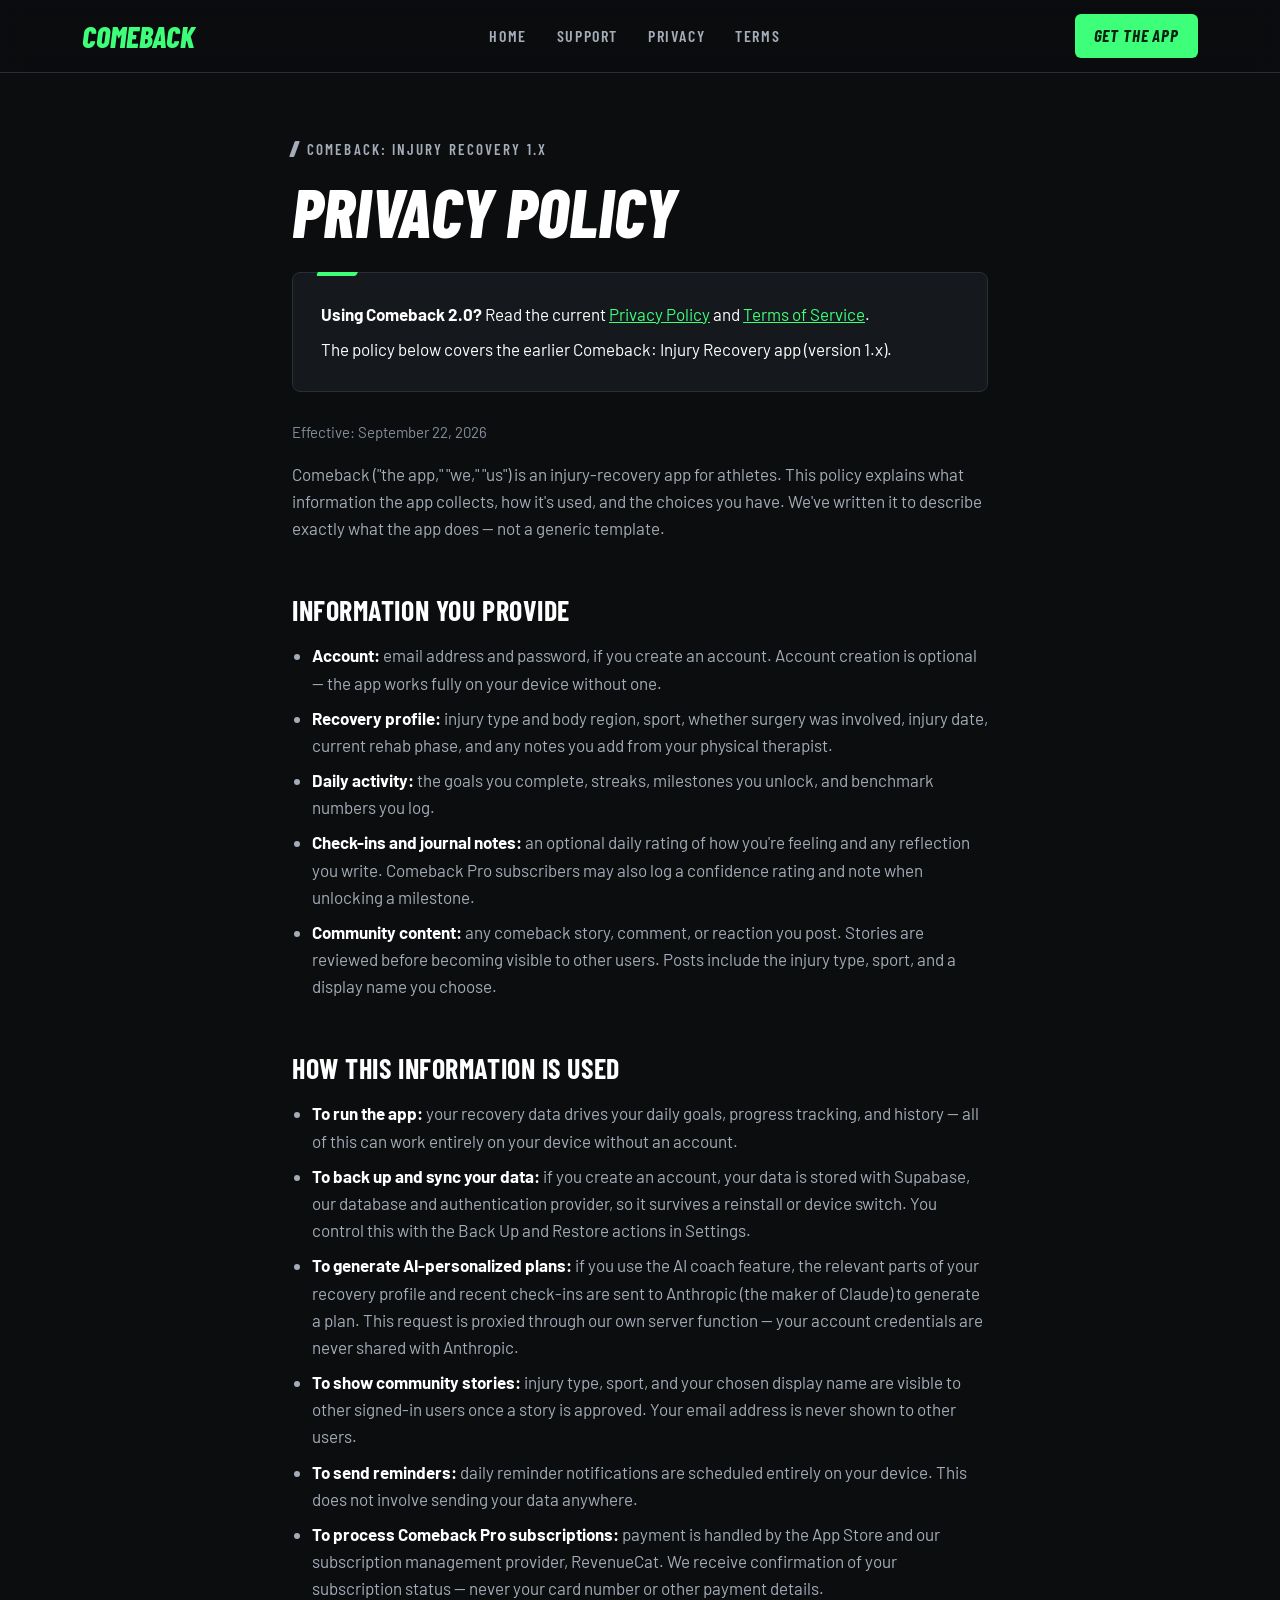
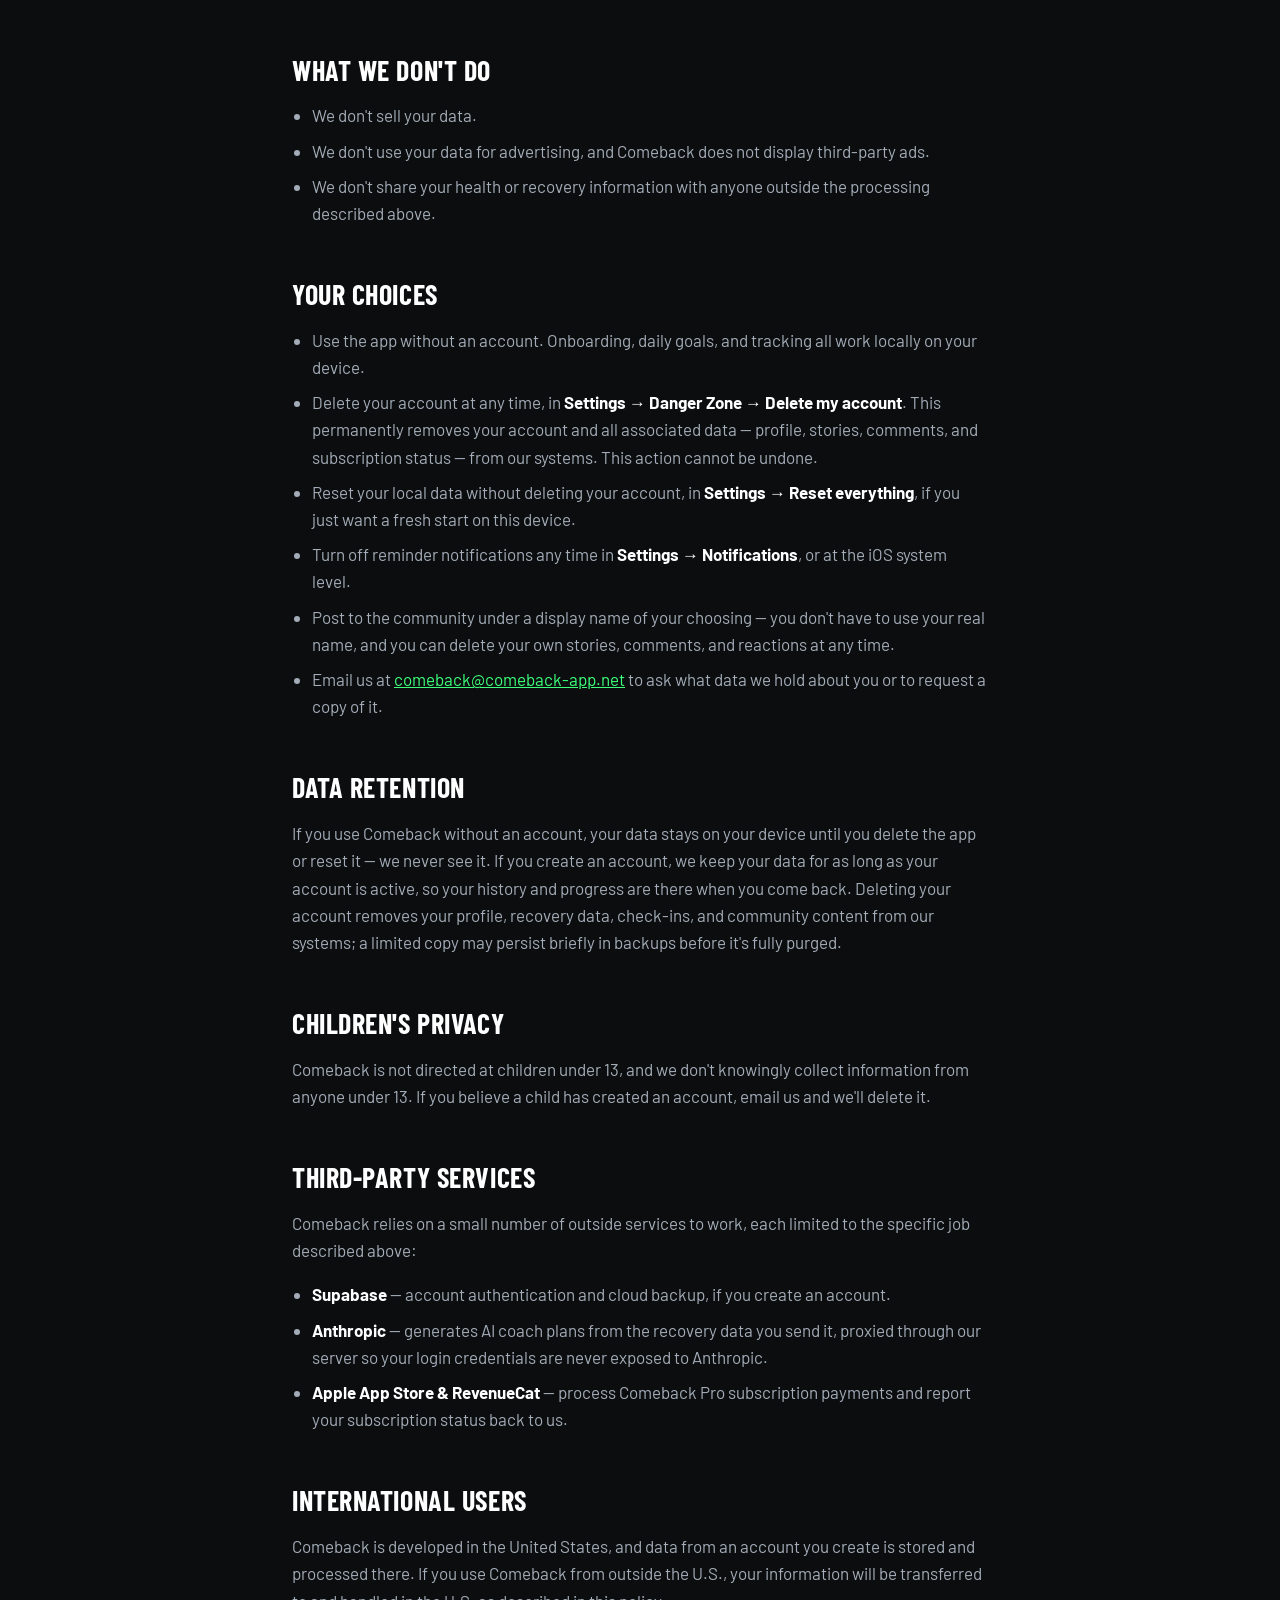
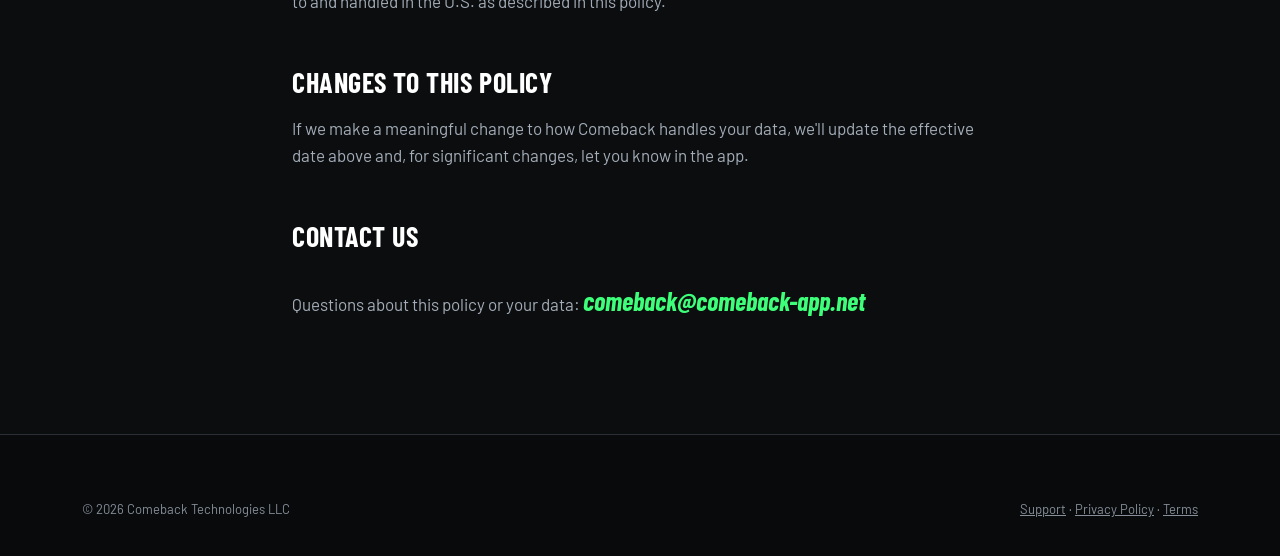
<file: privacy.html>
<!DOCTYPE html>
<html lang="en">
<head>
<meta charset="UTF-8">
<meta name="viewport" content="width=device-width, initial-scale=1, viewport-fit=cover">
<title>Privacy Policy: Comeback: Injury Recovery 1.x</title>
<meta name="description" content="Privacy policy for Comeback: Injury Recovery version 1.x, with links to the current Comeback Privacy Policy and Terms.">
<meta name="theme-color" content="#0B0D0F">
<link rel="preconnect" href="https://fonts.googleapis.com">
<link rel="preconnect" href="https://fonts.gstatic.com" crossorigin>
<link href="https://fonts.googleapis.com/css2?family=Barlow+Condensed:ital,wght@0,600;0,700;0,800;1,700;1,800&family=Barlow:wght@400;500;600;700&display=swap" rel="stylesheet">
<link rel="stylesheet" href="/site.css">
</head>
<body>
<a class="skip" href="#main">Skip to content</a>
<header class="nav">
  <div class="nav-inner">
    <a href="/" class="wordmark" aria-label="Comeback home">Comeback</a>
    <nav class="links" aria-label="Main">
      <a href="/">Home</a>
      <a href="/support.html">Support</a>
      <a href="https://comeback-api-prod.onrender.com/legal/privacy">Privacy</a>
      <a href="https://comeback-api-prod.onrender.com/legal/terms">Terms</a>
    </nav>
    <a href="https://apps.apple.com/app/id6814900025" class="btn btn-primary">Get the app</a>
  </div>
</header>
<main id="main" class="doc">
<p class="kicker">Comeback: Injury Recovery 1.x</p>
<h1 class="disp">Privacy Policy</h1>
<div class="card tabbed notice">
  <p><strong>Using Comeback 2.0?</strong> Read the current <a href="https://comeback-api-prod.onrender.com/legal/privacy">Privacy Policy</a> and <a href="https://comeback-api-prod.onrender.com/legal/terms">Terms of Service</a>.</p>
  <p class="muted">The policy below covers the earlier Comeback: Injury Recovery app (version 1.x).</p>
</div>
<p class="meta">Effective: September 22, 2026</p>

<p>Comeback ("the app," "we," "us") is an injury-recovery app for athletes. This policy explains what information the app collects, how it's used, and the choices you have. We've written it to describe exactly what the app does — not a generic template.</p>

<h2>Information You Provide</h2>
<ul>
  <li><strong>Account:</strong> email address and password, if you create an account. Account creation is optional — the app works fully on your device without one.</li>
  <li><strong>Recovery profile:</strong> injury type and body region, sport, whether surgery was involved, injury date, current rehab phase, and any notes you add from your physical therapist.</li>
  <li><strong>Daily activity:</strong> the goals you complete, streaks, milestones you unlock, and benchmark numbers you log.</li>
  <li><strong>Check-ins and journal notes:</strong> an optional daily rating of how you're feeling and any reflection you write. Comeback Pro subscribers may also log a confidence rating and note when unlocking a milestone.</li>
  <li><strong>Community content:</strong> any comeback story, comment, or reaction you post. Stories are reviewed before becoming visible to other users. Posts include the injury type, sport, and a display name you choose.</li>
</ul>

<h2>How This Information is Used</h2>
<ul>
  <li><strong>To run the app:</strong> your recovery data drives your daily goals, progress tracking, and history — all of this can work entirely on your device without an account.</li>
  <li><strong>To back up and sync your data:</strong> if you create an account, your data is stored with Supabase, our database and authentication provider, so it survives a reinstall or device switch. You control this with the Back Up and Restore actions in Settings.</li>
  <li><strong>To generate AI-personalized plans:</strong> if you use the AI coach feature, the relevant parts of your recovery profile and recent check-ins are sent to Anthropic (the maker of Claude) to generate a plan. This request is proxied through our own server function — your account credentials are never shared with Anthropic.</li>
  <li><strong>To show community stories:</strong> injury type, sport, and your chosen display name are visible to other signed-in users once a story is approved. Your email address is never shown to other users.</li>
  <li><strong>To send reminders:</strong> daily reminder notifications are scheduled entirely on your device. This does not involve sending your data anywhere.</li>
  <li><strong>To process Comeback Pro subscriptions:</strong> payment is handled by the App Store and our subscription management provider, RevenueCat. We receive confirmation of your subscription status — never your card number or other payment details.</li>
</ul>

<h2>What We Don't Do</h2>
<ul>
  <li>We don't sell your data.</li>
  <li>We don't use your data for advertising, and Comeback does not display third-party ads.</li>
  <li>We don't share your health or recovery information with anyone outside the processing described above.</li>
</ul>

<h2>Your Choices</h2>
<ul>
  <li>Use the app without an account. Onboarding, daily goals, and tracking all work locally on your device.</li>
  <li>Delete your account at any time, in <strong>Settings → Danger Zone → Delete my account</strong>. This permanently removes your account and all associated data — profile, stories, comments, and subscription status — from our systems. This action cannot be undone.</li>
  <li>Reset your local data without deleting your account, in <strong>Settings → Reset everything</strong>, if you just want a fresh start on this device.</li>
  <li>Turn off reminder notifications any time in <strong>Settings → Notifications</strong>, or at the iOS system level.</li>
  <li>Post to the community under a display name of your choosing — you don't have to use your real name, and you can delete your own stories, comments, and reactions at any time.</li>
  <li>Email us at <a href="mailto:comeback@comeback-app.net">comeback@comeback-app.net</a> to ask what data we hold about you or to request a copy of it.</li>
</ul>

<h2>Data Retention</h2>
<p>If you use Comeback without an account, your data stays on your device until you delete the app or reset it — we never see it. If you create an account, we keep your data for as long as your account is active, so your history and progress are there when you come back. Deleting your account removes your profile, recovery data, check-ins, and community content from our systems; a limited copy may persist briefly in backups before it's fully purged.</p>

<h2>Children's Privacy</h2>
<p>Comeback is not directed at children under 13, and we don't knowingly collect information from anyone under 13. If you believe a child has created an account, email us and we'll delete it.</p>

<h2>Third-Party Services</h2>
<p>Comeback relies on a small number of outside services to work, each limited to the specific job described above:</p>
<ul>
  <li><strong>Supabase</strong> — account authentication and cloud backup, if you create an account.</li>
  <li><strong>Anthropic</strong> — generates AI coach plans from the recovery data you send it, proxied through our server so your login credentials are never exposed to Anthropic.</li>
  <li><strong>Apple App Store &amp; RevenueCat</strong> — process Comeback Pro subscription payments and report your subscription status back to us.</li>
</ul>

<h2>International Users</h2>
<p>Comeback is developed in the United States, and data from an account you create is stored and processed there. If you use Comeback from outside the U.S., your information will be transferred to and handled in the U.S. as described in this policy.</p>

<h2>Changes to This Policy</h2>
<p>If we make a meaningful change to how Comeback handles your data, we'll update the effective date above and, for significant changes, let you know in the app.</p>

<h2>Contact Us</h2>
<div class="email-box">
  <p>Questions about this policy or your data: <a href="mailto:comeback@comeback-app.net">comeback@comeback-app.net</a></p>
</div>
</main>
<footer class="site">
  <div class="wrap">
    <div class="foot-bottom">
      <span>© 2026 Comeback Technologies LLC</span>
      <span><a href="/support.html">Support</a> · <a href="https://comeback-api-prod.onrender.com/legal/privacy">Privacy Policy</a> · <a href="https://comeback-api-prod.onrender.com/legal/terms">Terms</a></span>
    </div>
  </div>
</footer>
</body>
</html>
</file>
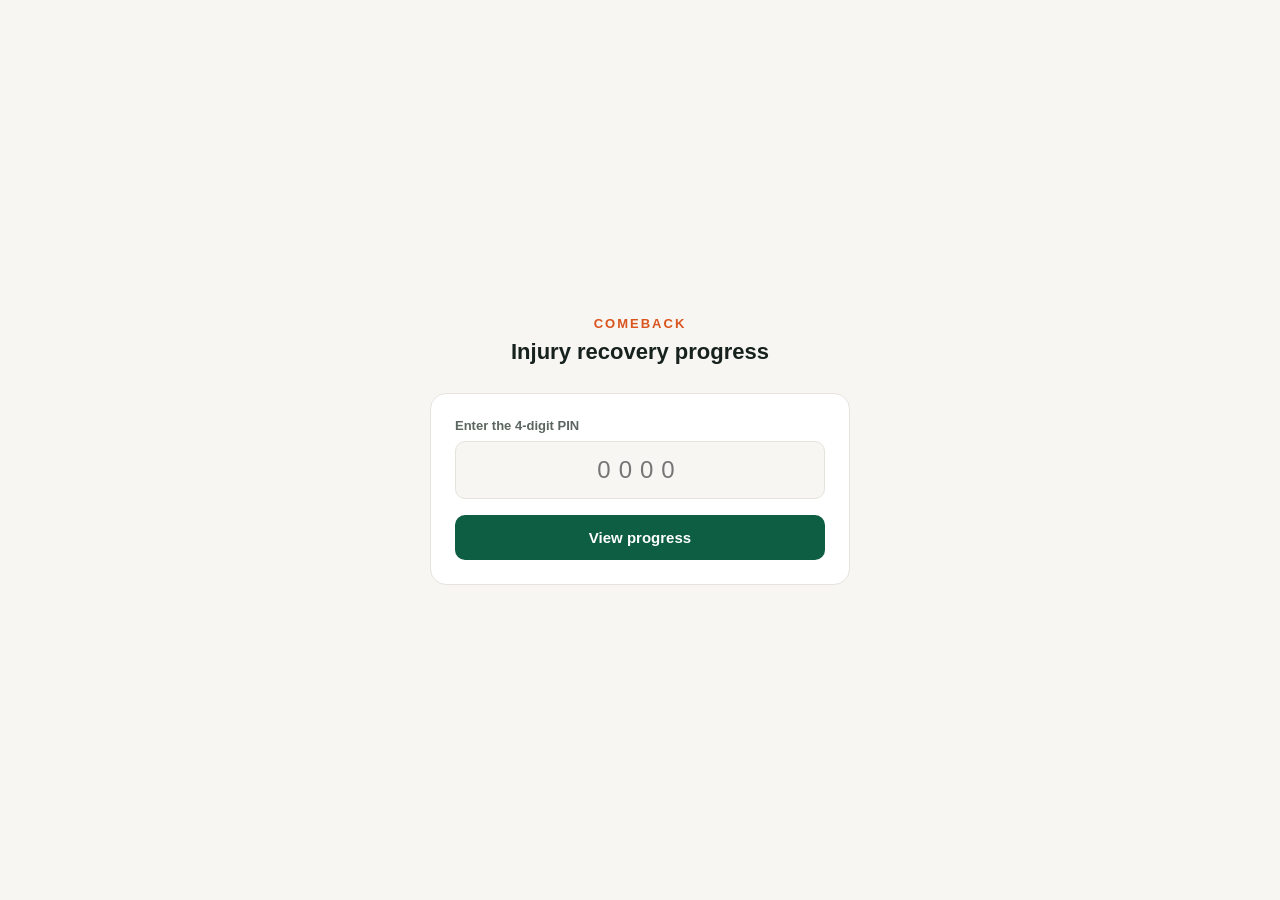
<file: progress-viewer.html>
<!DOCTYPE html>
<html lang="en">
<head>
<meta charset="UTF-8">
<meta name="viewport" content="width=device-width, initial-scale=1">
<title>Comeback — Progress</title>
<style>
  :root {
    --bg: #F7F6F2; --card: #FFFFFF; --ink: #17211D; --inkSoft: #5C6660;
    --inkFaint: #98A19B; --pitch: #0E5E43; --pitchSoft: #E3EFE8;
    --ember: #D9541E; --line: #E5E3DC;
  }
  @media (prefers-color-scheme: dark) {
    :root {
      --bg: #15181B; --card: #1F2327; --ink: #F0F1ED; --inkSoft: #A8B0AA;
      --inkFaint: #6B726C; --pitch: #3A9970; --pitchSoft: #16332A;
      --ember: #E8703D; --line: #2C3034;
    }
  }
  * { box-sizing: border-box; }
  body {
    margin: 0; background: var(--bg); color: var(--ink);
    font-family: -apple-system, BlinkMacSystemFont, 'Segoe UI', Roboto, sans-serif;
    min-height: 100vh; display: flex; align-items: center; justify-content: center;
    padding: 24px;
  }
  .wrap { width: 100%; max-width: 420px; }
  .kicker {
    color: var(--ember); font-size: 13px; font-weight: 800;
    letter-spacing: 2px; text-align: center; margin-bottom: 8px;
  }
  h1 { font-size: 22px; text-align: center; margin: 0 0 28px; }
  .card {
    background: var(--card); border: 1px solid var(--line);
    border-radius: 16px; padding: 24px;
  }
  label { display: block; font-size: 13px; color: var(--inkSoft); font-weight: 600; margin-bottom: 8px; }
  input {
    width: 100%; font-size: 24px; letter-spacing: 8px; text-align: center;
    padding: 14px; border-radius: 10px; border: 1px solid var(--line);
    background: var(--bg); color: var(--ink); font-family: inherit;
  }
  button {
    width: 100%; margin-top: 16px; padding: 14px; border-radius: 10px;
    border: none; background: var(--pitch); color: #fff; font-size: 15px;
    font-weight: 700; font-family: inherit; cursor: pointer;
  }
  button:disabled { opacity: 0.5; }
  .err { color: var(--ember); font-size: 13px; margin-top: 10px; text-align: center; }
  .hidden { display: none; }
  .name { font-size: 20px; font-weight: 800; margin: 0 0 2px; }
  .sub { color: var(--inkSoft); font-size: 14px; margin: 0 0 20px; }
  .stats { display: flex; gap: 10px; margin-bottom: 20px; }
  .stat {
    flex: 1; background: var(--bg); border-radius: 10px; padding: 12px; text-align: center;
  }
  .stat .num { font-size: 22px; font-weight: 800; }
  .stat .label { font-size: 11px; color: var(--inkSoft); margin-top: 2px; }
  .section-title {
    font-size: 12px; font-weight: 800; letter-spacing: 1px; text-transform: uppercase;
    color: var(--pitch); margin: 20px 0 10px;
  }
  .milestone {
    display: flex; justify-content: space-between; align-items: center;
    padding: 10px 0; border-bottom: 1px solid var(--line);
  }
  .milestone:last-child { border-bottom: none; }
  .m-title { font-size: 14px; text-transform: capitalize; }
  .m-date { font-size: 12px; color: var(--inkFaint); }
  .conf { font-size: 12px; font-weight: 700; color: var(--pitch); }
  .footer-note {
    text-align: center; font-size: 11.5px; color: var(--inkFaint); margin-top: 20px; line-height: 1.5;
  }
</style>
</head>
<body>
<div class="wrap">
  <div class="kicker">COMEBACK</div>
  <h1>Injury recovery progress</h1>

  <div class="card" id="pinCard">
    <label for="pin">Enter the 4-digit PIN</label>
    <input id="pin" type="tel" inputmode="numeric" maxlength="4" placeholder="0000" autocomplete="off" />
    <button id="submitBtn" onclick="submitPin()">View progress</button>
    <div class="err hidden" id="errMsg"></div>
  </div>

  <div class="card hidden" id="dataCard">
    <p class="name" id="dName"></p>
    <p class="sub" id="dSub"></p>
    <div class="stats">
      <div class="stat"><div class="num" id="dDays">—</div><div class="label">days in</div></div>
      <div class="stat"><div class="num" id="dStreak">—</div><div class="label">day streak</div></div>
    </div>
    <div class="section-title">Milestones</div>
    <div id="milestoneList"></div>
    <p class="footer-note">Notes and reflections stay private — this view only ever shows dates and confidence ratings, never written entries.</p>
  </div>
</div>

<script>
  const SUPABASE_URL = 'https://kwuxxiyilhnlwxpfdhse.supabase.co';
  const SUPABASE_ANON_KEY = 'sb_publishable_tGpURzDuVlA0Stk-Ux9pHA_ve_AeCl4';

  function getToken() {
    return new URLSearchParams(window.location.search).get('token') || '';
  }

  async function submitPin() {
    const pin = document.getElementById('pin').value.trim();
    const errEl = document.getElementById('errMsg');
    const btn = document.getElementById('submitBtn');
    errEl.classList.add('hidden');

    if (!/^\d{4}$/.test(pin)) {
      errEl.textContent = 'Enter exactly 4 digits.';
      errEl.classList.remove('hidden');
      return;
    }
    const token = getToken();
    if (!token) {
      errEl.textContent = 'This link is missing its token — ask for a fresh link.';
      errEl.classList.remove('hidden');
      return;
    }

    btn.disabled = true;
    btn.textContent = 'Checking…';
    try {
      const res = await fetch(`${SUPABASE_URL}/functions/v1/view-shared-progress`, {
        method: 'POST',
        headers: {
          'Content-Type': 'application/json',
          apikey: SUPABASE_ANON_KEY,
          Authorization: `Bearer ${SUPABASE_ANON_KEY}`,
        },
        body: JSON.stringify({ token, pin }),
      });
      const data = await res.json();
      if (!res.ok) throw new Error(data.error || 'Something went wrong.');
      renderData(data);
    } catch (e) {
      errEl.textContent = e.message || 'Something went wrong.';
      errEl.classList.remove('hidden');
    } finally {
      btn.disabled = false;
      btn.textContent = 'View progress';
    }
  }

  function renderData(d) {
    document.getElementById('pinCard').classList.add('hidden');
    const card = document.getElementById('dataCard');
    card.classList.remove('hidden');

    document.getElementById('dName').textContent = d.displayName ? `${d.displayName}'s comeback` : 'Comeback progress';
    const subParts = [d.sport, d.injuryName].filter(Boolean);
    document.getElementById('dSub').textContent = subParts.join(' · ') || '—';
    document.getElementById('dDays').textContent = d.daysIn != null ? d.daysIn : '—';
    document.getElementById('dStreak').textContent = d.streak != null ? d.streak : '—';

    const list = document.getElementById('milestoneList');
    list.innerHTML = '';
    const unlocked = (d.milestones || []).filter((m) => m.date).sort((a, b) => (a.date < b.date ? -1 : 1));
    if (!unlocked.length) {
      list.innerHTML = '<p style="color: var(--inkFaint); font-size: 13px;">No milestones unlocked yet.</p>';
      return;
    }
    unlocked.forEach((m) => {
      const row = document.createElement('div');
      row.className = 'milestone';
      const dateStr = new Date(m.date).toLocaleDateString(undefined, { month: 'short', day: 'numeric' });
      row.innerHTML = `
        <div>
          <div class="m-title">${m.id.replace(/([A-Z])/g, ' $1')}</div>
          <div class="m-date">${dateStr}</div>
        </div>
        ${m.confidence != null ? `<div class="conf">${m.confidence}/10</div>` : ''}
      `;
      list.appendChild(row);
    });
  }

  document.getElementById('pin').addEventListener('keydown', (e) => {
    if (e.key === 'Enter') submitPin();
  });
</script>
</body>
</html>
</file>
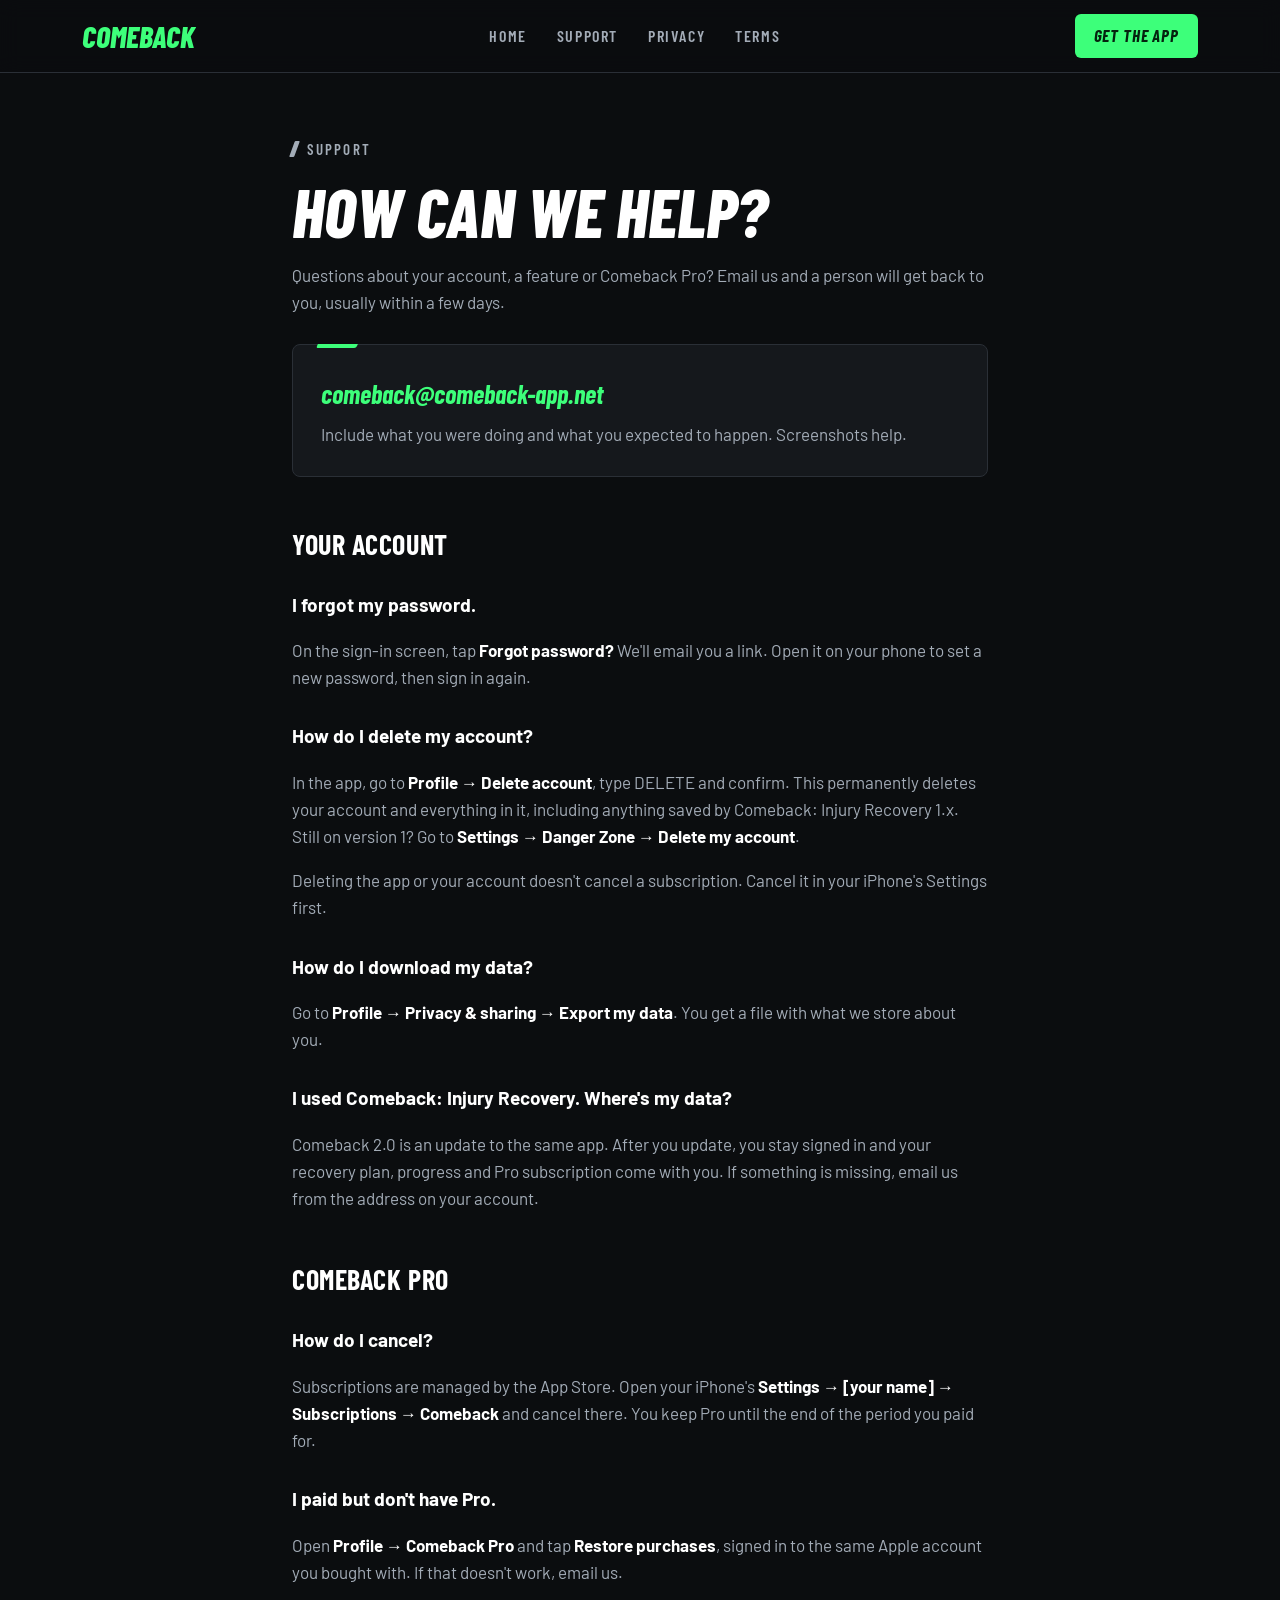
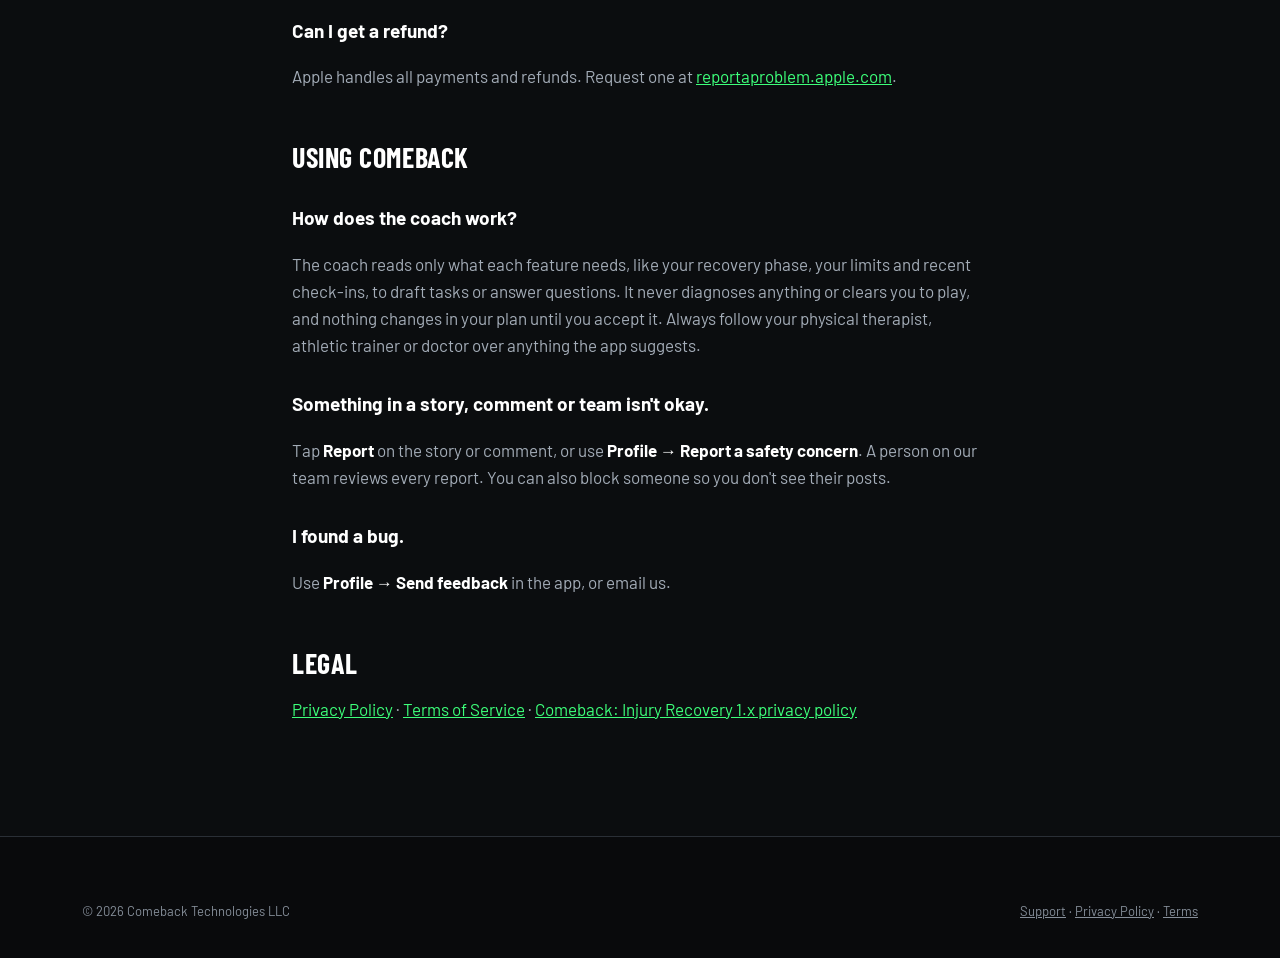
<file: support.html>
<!DOCTYPE html>
<html lang="en">
<head>
<meta charset="UTF-8">
<meta name="viewport" content="width=device-width, initial-scale=1, viewport-fit=cover">
<title>Support: Comeback</title>
<meta name="description" content="Help with your Comeback account, Comeback Pro and the app.">
<meta name="theme-color" content="#0B0D0F">
<link rel="preconnect" href="https://fonts.googleapis.com">
<link rel="preconnect" href="https://fonts.gstatic.com" crossorigin>
<link href="https://fonts.googleapis.com/css2?family=Barlow+Condensed:ital,wght@0,600;0,700;0,800;1,700;1,800&family=Barlow:wght@400;500;600;700&display=swap" rel="stylesheet">
<link rel="stylesheet" href="/site.css">
</head>
<body>
<a class="skip" href="#main">Skip to content</a>
<header class="nav">
  <div class="nav-inner">
    <a href="/" class="wordmark" aria-label="Comeback home">Comeback</a>
    <nav class="links" aria-label="Main">
      <a href="/">Home</a>
      <a href="/support.html">Support</a>
      <a href="https://comeback-api-prod.onrender.com/legal/privacy">Privacy</a>
      <a href="https://comeback-api-prod.onrender.com/legal/terms">Terms</a>
    </nav>
    <a href="https://apps.apple.com/app/id6814900025" class="btn btn-primary">Get the app</a>
  </div>
</header>
<main id="main" class="doc">
<p class="kicker">Support</p>
<h1 class="disp">How can we help?</h1>
<p>Questions about your account, a feature or Comeback Pro? Email us and a person will get back to you, usually within a few days.</p>
<div class="card tabbed email-box">
  <a href="mailto:comeback@comeback-app.net">comeback@comeback-app.net</a>
  <p class="muted" style="margin:6px 0 0">Include what you were doing and what you expected to happen. Screenshots help.</p>
</div>

<h2>Your account</h2>

<h3>I forgot my password.</h3>
<p>On the sign-in screen, tap <strong>Forgot password?</strong> We'll email you a link. Open it on your phone to set a new password, then sign in again.</p>

<h3>How do I delete my account?</h3>
<p>In the app, go to <strong>Profile → Delete account</strong>, type DELETE and confirm. This permanently deletes your account and everything in it, including anything saved by Comeback: Injury Recovery 1.x. Still on version 1? Go to <strong>Settings → Danger Zone → Delete my account</strong>.</p>
<p>Deleting the app or your account doesn't cancel a subscription. Cancel it in your iPhone's Settings first.</p>

<h3>How do I download my data?</h3>
<p>Go to <strong>Profile → Privacy &amp; sharing → Export my data</strong>. You get a file with what we store about you.</p>

<h3>I used Comeback: Injury Recovery. Where's my data?</h3>
<p>Comeback 2.0 is an update to the same app. After you update, you stay signed in and your recovery plan, progress and Pro subscription come with you. If something is missing, email us from the address on your account.</p>

<h2>Comeback Pro</h2>

<h3>How do I cancel?</h3>
<p>Subscriptions are managed by the App Store. Open your iPhone's <strong>Settings → [your name] → Subscriptions → Comeback</strong> and cancel there. You keep Pro until the end of the period you paid for.</p>

<h3>I paid but don't have Pro.</h3>
<p>Open <strong>Profile → Comeback Pro</strong> and tap <strong>Restore purchases</strong>, signed in to the same Apple account you bought with. If that doesn't work, email us.</p>

<h3>Can I get a refund?</h3>
<p>Apple handles all payments and refunds. Request one at <a href="https://reportaproblem.apple.com">reportaproblem.apple.com</a>.</p>

<h2>Using Comeback</h2>

<h3>How does the coach work?</h3>
<p>The coach reads only what each feature needs, like your recovery phase, your limits and recent check-ins, to draft tasks or answer questions. It never diagnoses anything or clears you to play, and nothing changes in your plan until you accept it. Always follow your physical therapist, athletic trainer or doctor over anything the app suggests.</p>

<h3>Something in a story, comment or team isn't okay.</h3>
<p>Tap <strong>Report</strong> on the story or comment, or use <strong>Profile → Report a safety concern</strong>. A person on our team reviews every report. You can also block someone so you don't see their posts.</p>

<h3>I found a bug.</h3>
<p>Use <strong>Profile → Send feedback</strong> in the app, or email us.</p>

<h2>Legal</h2>
<p><a href="https://comeback-api-prod.onrender.com/legal/privacy">Privacy Policy</a> · <a href="https://comeback-api-prod.onrender.com/legal/terms">Terms of Service</a> · <a href="/privacy.html">Comeback: Injury Recovery 1.x privacy policy</a></p>
</main>
<footer class="site">
  <div class="wrap">
    <div class="foot-bottom">
      <span>© 2026 Comeback Technologies LLC</span>
      <span><a href="/support.html">Support</a> · <a href="https://comeback-api-prod.onrender.com/legal/privacy">Privacy Policy</a> · <a href="https://comeback-api-prod.onrender.com/legal/terms">Terms</a></span>
    </div>
  </div>
</footer>
</body>
</html>
</file>
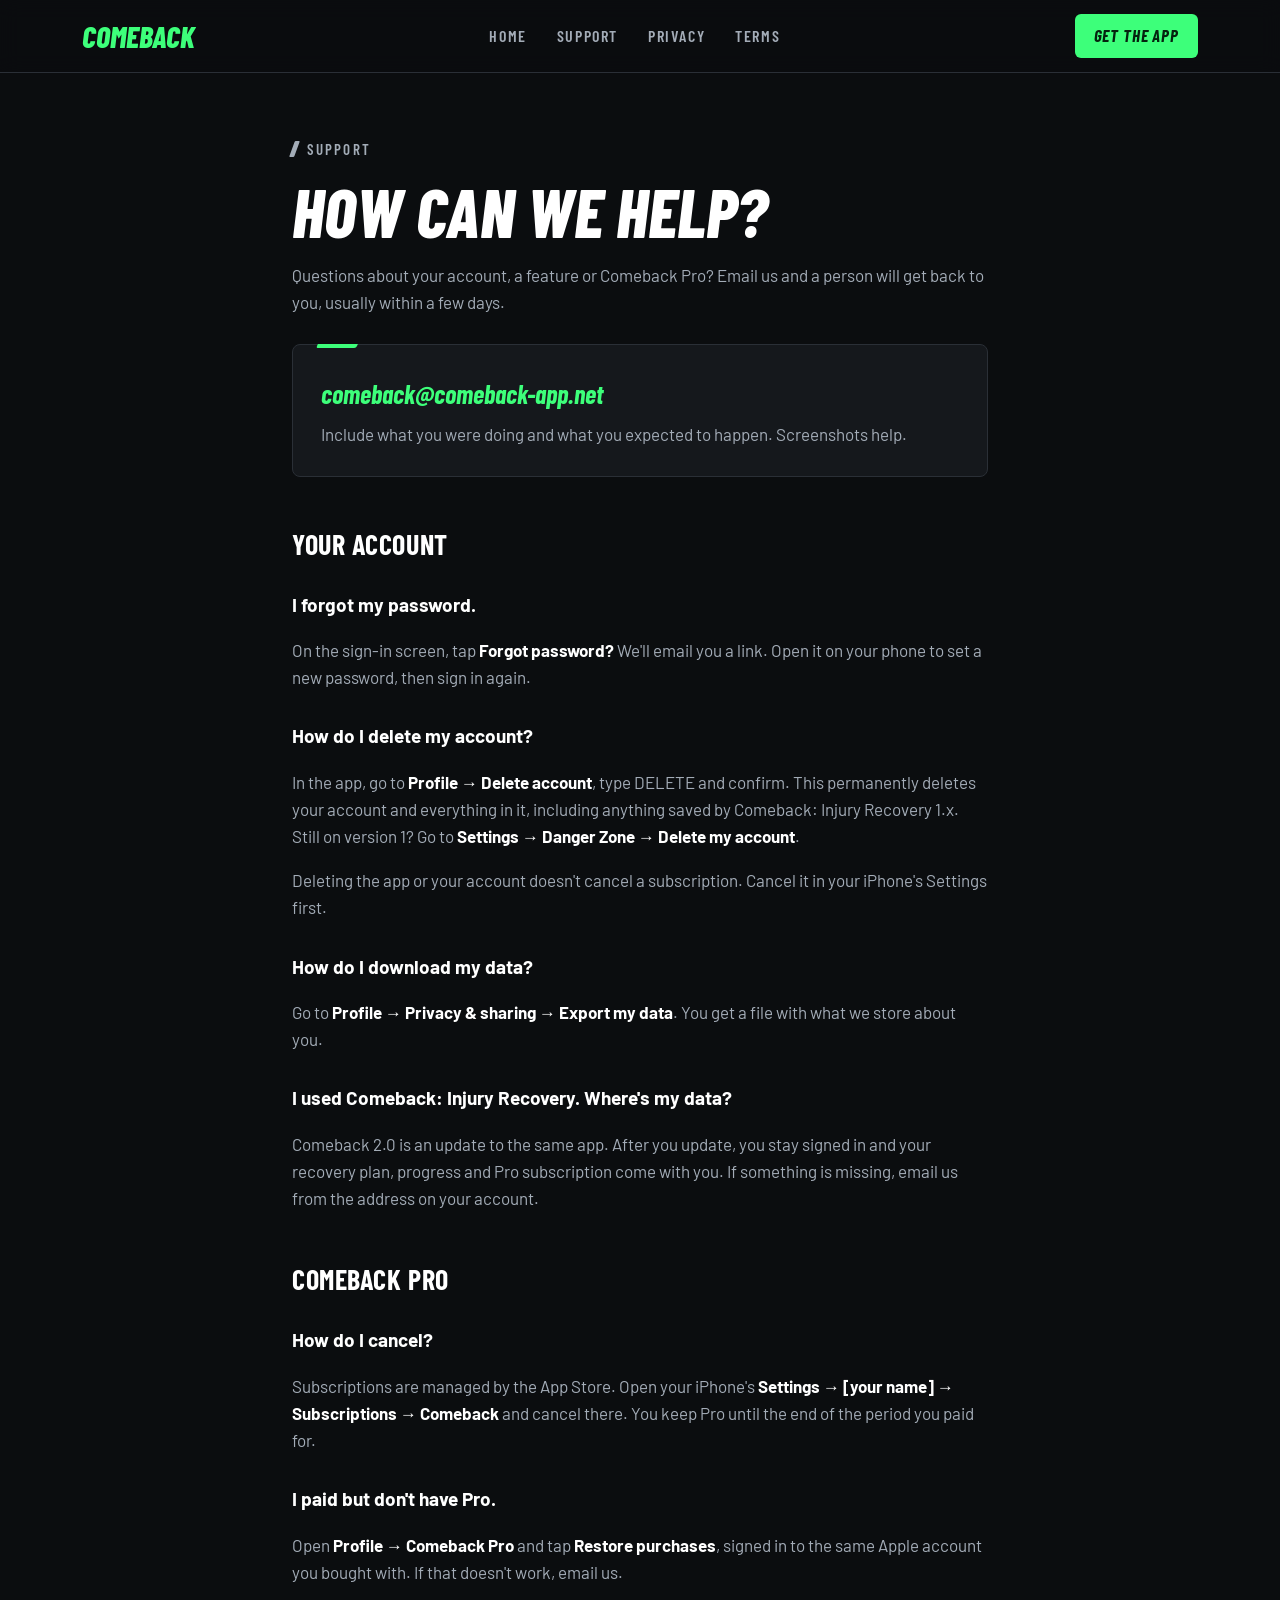
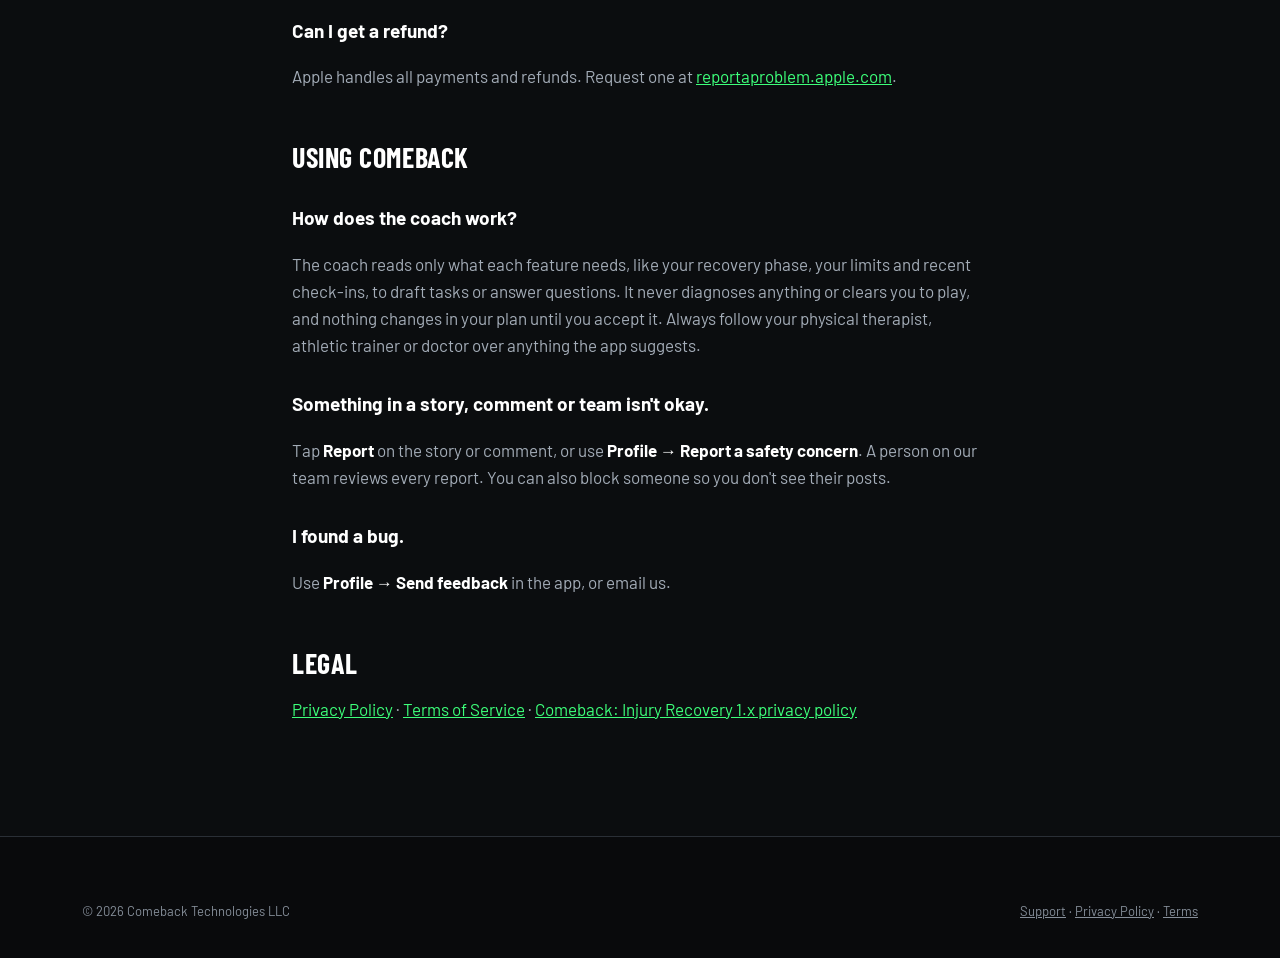
<file: support_&_privacy.html>
<!DOCTYPE html>
<html lang="en">
<head>
<meta charset="UTF-8">
<meta name="viewport" content="width=device-width, initial-scale=1">
<title>Comeback: Support and Privacy</title>
<meta name="robots" content="noindex">
<link rel="stylesheet" href="/site.css">
<script>
  // This combined page moved: support and privacy now have their own pages.
  location.replace(location.hash === '#privacy' ? '/privacy.html' : '/support.html');
</script>
</head>
<body class="app-page">
<div class="wrap">
  <p class="kicker">Comeback</p>
  <h1 class="disp">This page moved</h1>
  <div class="card tabbed">
    <p class="note"><a href="/support.html" style="color:var(--accent)">Support</a> · <a href="/privacy.html" style="color:var(--accent)">Privacy Policy</a></p>
  </div>
</div>
</body>
</html>
</file>
<file: site.css>
/* Comeback site: the same look as the app (dark, brand green, Barlow, the slash from the icon). */
:root {
  --bg: #0B0D0F;
  --surface: #15181C;
  --surface-2: #1E2228;
  --border: #2A2F36;
  --text: #FFFFFF;
  --muted: #A3ACB7;
  --subtle: #858E99;
  --accent: #3DFF7A;
  --on-accent: #05230F;
  --pitch: #5CC596;
  --academic: #5AA5FF;
  --athletic: #FF9F43;
  --ember: #FFB020;
  --danger: #FF6B6F;
  --display: 'Barlow Condensed', 'Arial Narrow', sans-serif;
  --body: 'Barlow', -apple-system, BlinkMacSystemFont, 'Segoe UI', sans-serif;
  color-scheme: dark;
}

* { box-sizing: border-box; }
html { scroll-behavior: smooth; scroll-padding-top: 84px; }
body {
  margin: 0;
  background: var(--bg);
  color: var(--text);
  font-family: var(--body);
  font-size: 17px;
  line-height: 1.6;
  -webkit-font-smoothing: antialiased;
  overflow-x: hidden;
}
img { max-width: 100%; display: block; }
a { color: inherit; }
a:focus-visible, button:focus-visible, input:focus-visible { outline: 3px solid var(--accent); outline-offset: 3px; }
.wrap { max-width: 1180px; margin: 0 auto; padding: 0 32px; }
.skip { position: absolute; left: -999px; top: 8px; background: var(--accent); color: var(--on-accent); padding: 10px 14px; border-radius: 6px; z-index: 100; font-weight: 700; }
.skip:focus { left: 8px; }

/* Type */
.disp {
  font-family: var(--display);
  font-weight: 800;
  font-style: italic;
  text-transform: uppercase;
  line-height: 0.95;
  letter-spacing: 0;
  margin: 0;
}
.kicker {
  display: inline-flex; align-items: center; gap: 10px;
  font-family: var(--display); font-weight: 600; font-size: 15px;
  text-transform: uppercase; letter-spacing: 0.14em;
  color: var(--kicker, var(--accent));
  margin: 0 0 18px;
}
.kicker::before {
  content: ''; width: 5px; height: 16px; border-radius: 1px;
  background: currentColor; transform: skewX(-20deg);
}
.muted { color: var(--muted); }

/* Buttons */
.btn {
  display: inline-flex; align-items: center; justify-content: center; gap: 10px;
  min-height: 52px; padding: 0 26px; border-radius: 6px; border: 1.5px solid transparent;
  font-family: var(--display); font-weight: 700; font-style: italic; font-size: 19px;
  text-transform: uppercase; letter-spacing: 0.05em; text-decoration: none; cursor: pointer;
  transition: transform .12s ease, background .15s ease, border-color .15s ease;
}
.btn:active { transform: scale(0.98); }
.btn-primary { background: var(--accent); color: var(--on-accent); }
.btn-primary:hover { background: #6BFF9A; }
.btn-secondary { background: var(--surface-2); color: var(--text); border-color: var(--border); }
.btn-secondary:hover { border-color: var(--muted); }
.btn svg { width: 20px; height: 20px; flex-shrink: 0; }

/* Nav */
header.nav {
  position: sticky; top: 0; z-index: 60;
  background: rgba(11, 13, 15, 0.92);
  backdrop-filter: blur(10px); -webkit-backdrop-filter: blur(10px);
  border-bottom: 1px solid var(--border);
}
.nav-inner { max-width: 1180px; margin: 0 auto; padding: 14px 32px; display: flex; align-items: center; justify-content: space-between; gap: 24px; }
.wordmark {
  font-family: var(--display); font-weight: 800; font-style: italic; font-size: 30px;
  color: var(--accent); text-decoration: none; text-transform: uppercase; line-height: 1; letter-spacing: 0;
}
nav.links { display: flex; gap: 30px; }
nav.links a {
  font-family: var(--display); font-weight: 600; font-size: 16px; text-transform: uppercase; letter-spacing: 0.1em;
  text-decoration: none; color: var(--muted);
}
nav.links a:hover { color: var(--text); }
.nav-inner .btn { min-height: 44px; padding: 0 18px; font-size: 17px; }

/* Cards: tab on the top edge, like the app */
.card {
  position: relative; background: var(--surface); border: 1px solid var(--border);
  border-radius: 8px; padding: 28px;
}
.card.tabbed::before {
  content: ''; position: absolute; top: -1px; left: 24px; width: 40px; height: 4px;
  border-radius: 0 0 2px 2px; background: var(--tab, var(--accent)); transform: skewX(-24deg);
}

/* Phone frame */
.phone {
  width: 290px; border-radius: 38px; overflow: hidden; flex-shrink: 0;
  border: 9px solid #1E2228; background: #1E2228;
  box-shadow: 0 40px 90px -24px rgba(0, 0, 0, 0.8), 0 0 0 1px #2A2F36;
}
.phone img { width: 100%; height: auto; }

/* Footer */
footer.site { border-top: 1px solid var(--border); padding: 64px 0 36px; color: var(--subtle); background: #090A0C; }
.foot-top { display: flex; justify-content: space-between; gap: 40px; flex-wrap: wrap; padding-bottom: 40px; border-bottom: 1px solid var(--border); margin-bottom: 26px; }
.foot-brand p { max-width: 36ch; font-size: 15px; margin: 14px 0 0; }
.foot-cols { display: flex; gap: 64px; flex-wrap: wrap; }
.foot-col h2 { font-family: var(--display); font-weight: 600; font-size: 14px; text-transform: uppercase; letter-spacing: 0.12em; color: var(--subtle); margin: 0 0 14px; }
.foot-col a { display: block; font-size: 15px; color: var(--text); text-decoration: none; margin-bottom: 10px; }
.foot-col a:hover { color: var(--accent); }
.foot-bottom { display: flex; justify-content: space-between; gap: 16px; flex-wrap: wrap; font-size: 13px; }

/* Document pages (support, privacy) */
.doc { max-width: 760px; margin: 0 auto; padding: 64px 32px 96px; }
.doc h1 { font-size: clamp(44px, 7vw, 68px); margin-bottom: 18px; }
.doc h2 { font-family: var(--display); font-weight: 700; font-size: 28px; text-transform: uppercase; letter-spacing: 0.02em; margin: 52px 0 14px; line-height: 1.1; }
.doc h3 { font-family: var(--body); font-weight: 700; font-size: 19px; margin: 30px 0 6px; }
.doc p, .doc li { color: var(--muted); }
.doc strong { color: var(--text); }
.doc ul { padding-left: 20px; }
.doc li { margin: 8px 0; }
.doc a { color: var(--accent); }
.doc .meta { color: var(--subtle); font-size: 15px; }
.notice { margin: 28px 0; }
.notice p { margin: 0 0 8px; color: var(--text); }
.notice p:last-child { margin-bottom: 0; }
.email-box { margin: 28px 0 8px; }
.email-box a { font-family: var(--display); font-weight: 700; font-style: italic; font-size: 26px; text-decoration: none; }

/* Small app pages (password reset, shared progress) */
body.app-page { min-height: 100vh; display: flex; align-items: center; justify-content: center; padding: 24px; }
.app-page .wrap { width: 100%; max-width: 420px; padding: 0; }
.app-page .kicker { display: flex; justify-content: center; margin-bottom: 10px; }
.app-page h1 { font-size: 40px; text-align: center; margin: 0 0 26px; }
.app-page .card { padding: 26px; }
.app-page label { display: block; font-family: var(--display); font-weight: 600; font-size: 15px; text-transform: uppercase; letter-spacing: 0.1em; color: var(--muted); margin-bottom: 8px; }
.app-page input {
  width: 100%; font-family: var(--body); font-size: 17px; padding: 14px; border-radius: 6px;
  border: 1.5px solid var(--border); background: var(--bg); color: var(--text); margin-bottom: 16px;
}
.app-page input:focus { border-color: var(--accent); outline: none; }
.app-page button {
  width: 100%; min-height: 52px; border-radius: 6px; border: none; cursor: pointer;
  background: var(--accent); color: var(--on-accent);
  font-family: var(--display); font-weight: 700; font-style: italic; font-size: 19px; text-transform: uppercase; letter-spacing: 0.05em;
}
.app-page button:disabled { opacity: 0.5; }
.app-page .err { color: var(--danger); font-size: 15px; margin-top: 12px; text-align: center; }
.app-page .note { text-align: center; color: var(--muted); font-size: 15px; line-height: 1.6; margin: 0; }
.app-page .success { text-align: center; }
.app-page .success .title { font-family: var(--display); font-weight: 800; font-style: italic; font-size: 26px; text-transform: uppercase; margin: 0 0 10px; }
.hidden { display: none !important; }

@media (max-width: 900px) {
  nav.links { display: none; }
  .wrap { padding: 0 20px; }
  .nav-inner { padding: 12px 20px; }
  .doc { padding: 44px 20px 72px; }
  .phone { width: 250px; border-radius: 34px; }
}
@media (prefers-reduced-motion: reduce) {
  html { scroll-behavior: auto; }
  * { animation: none !important; transition: none !important; }
}
</file>
